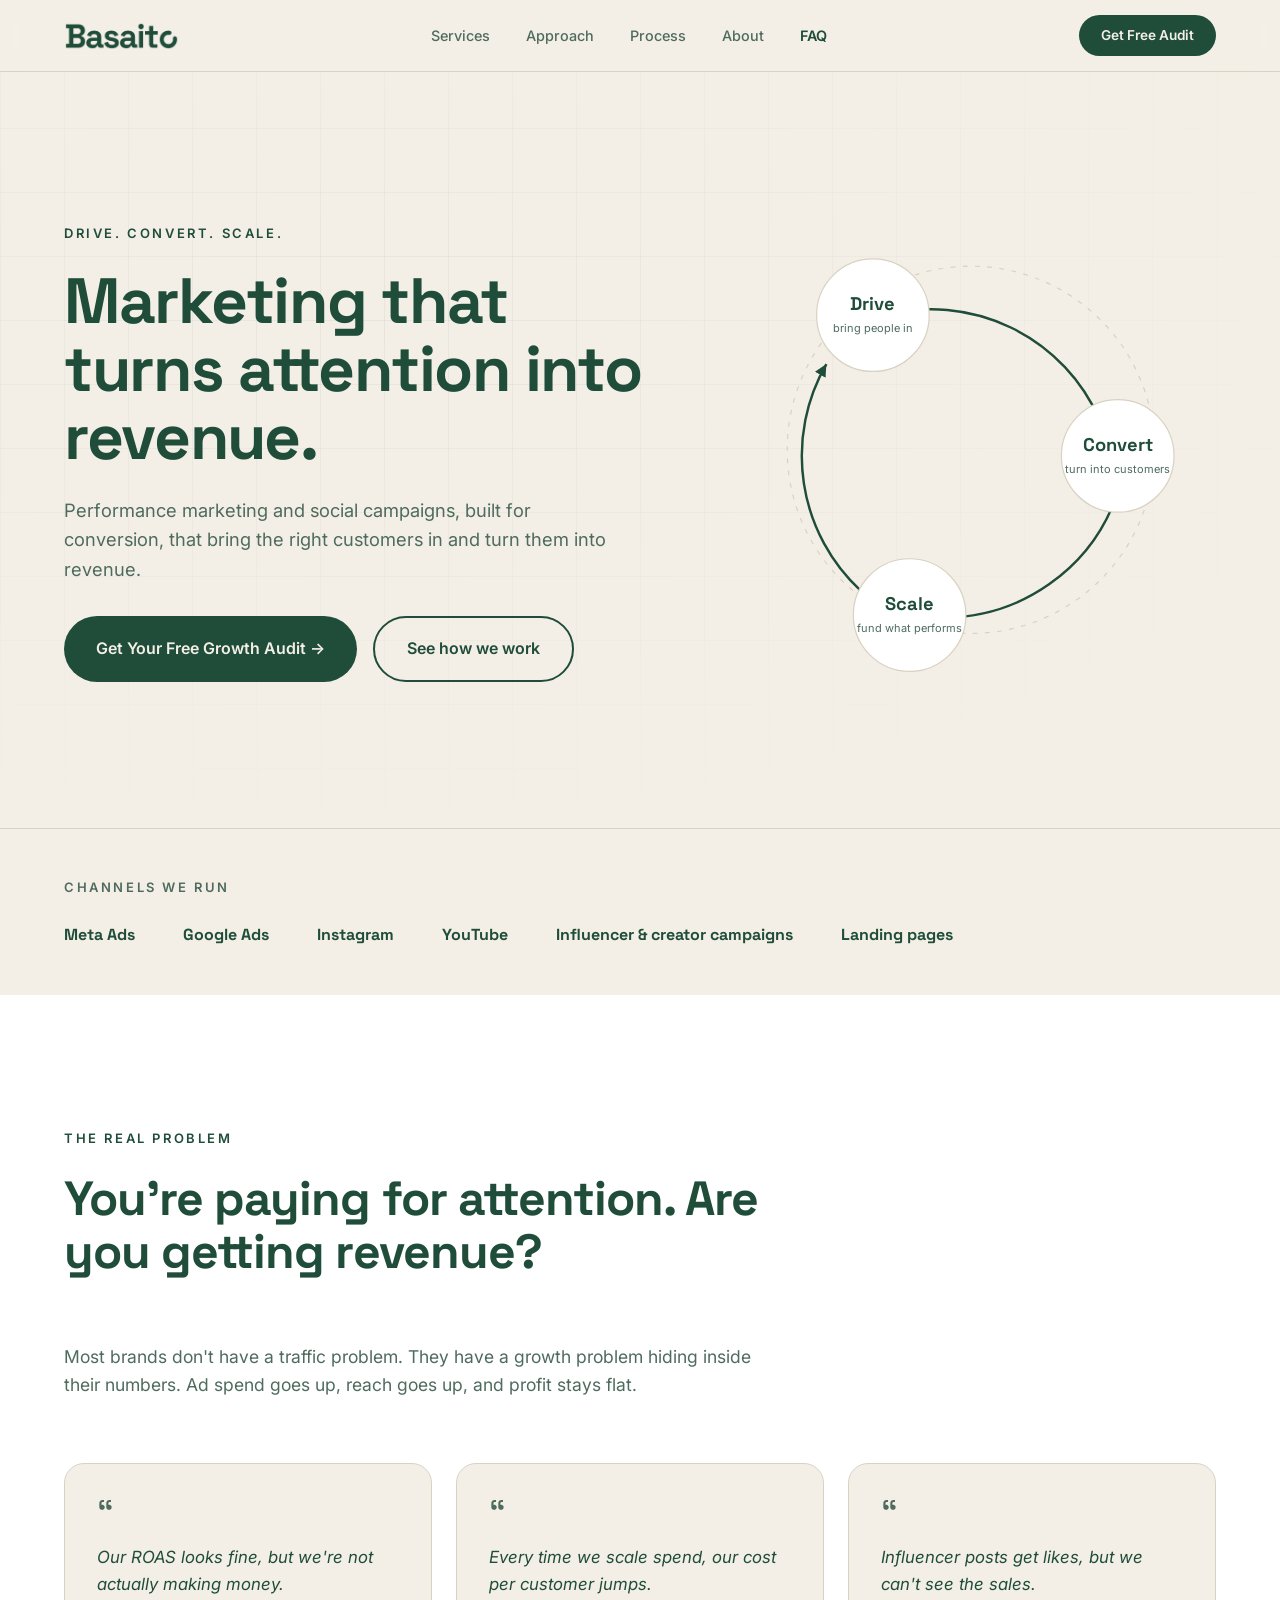
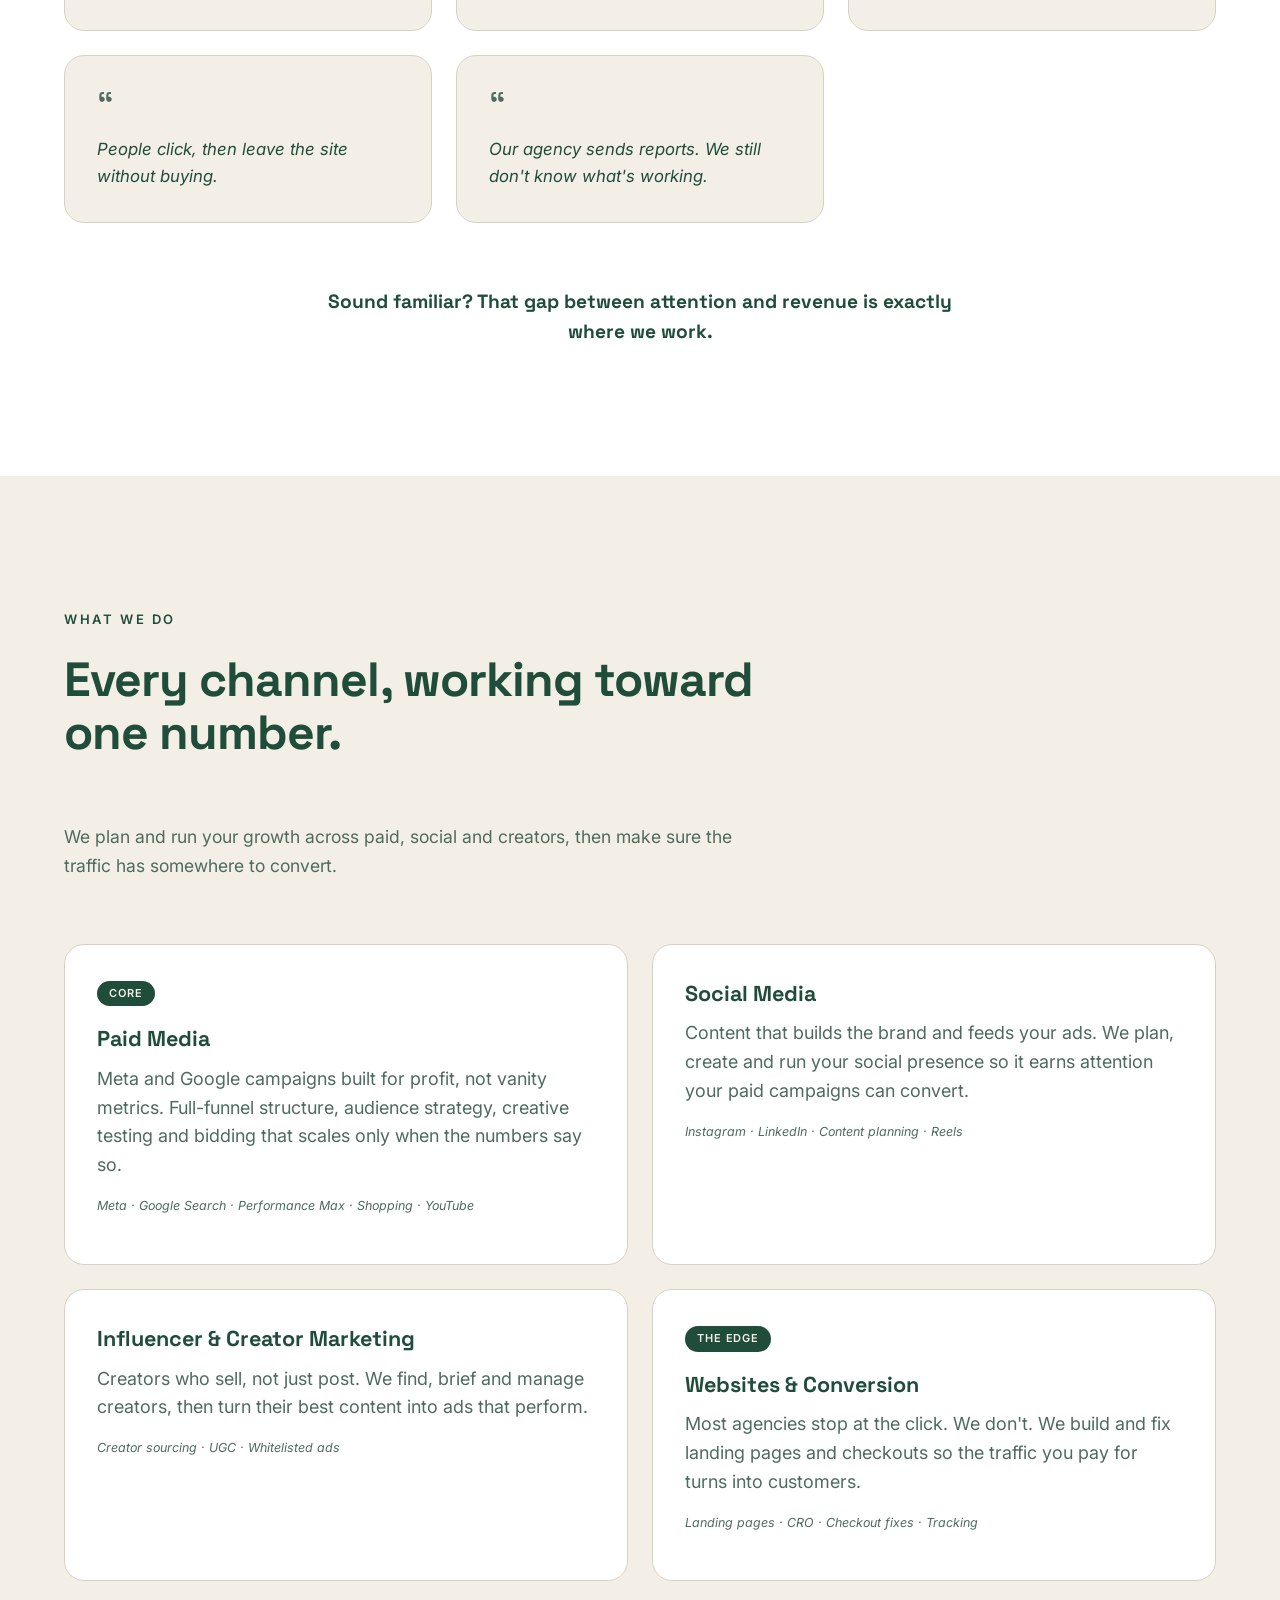
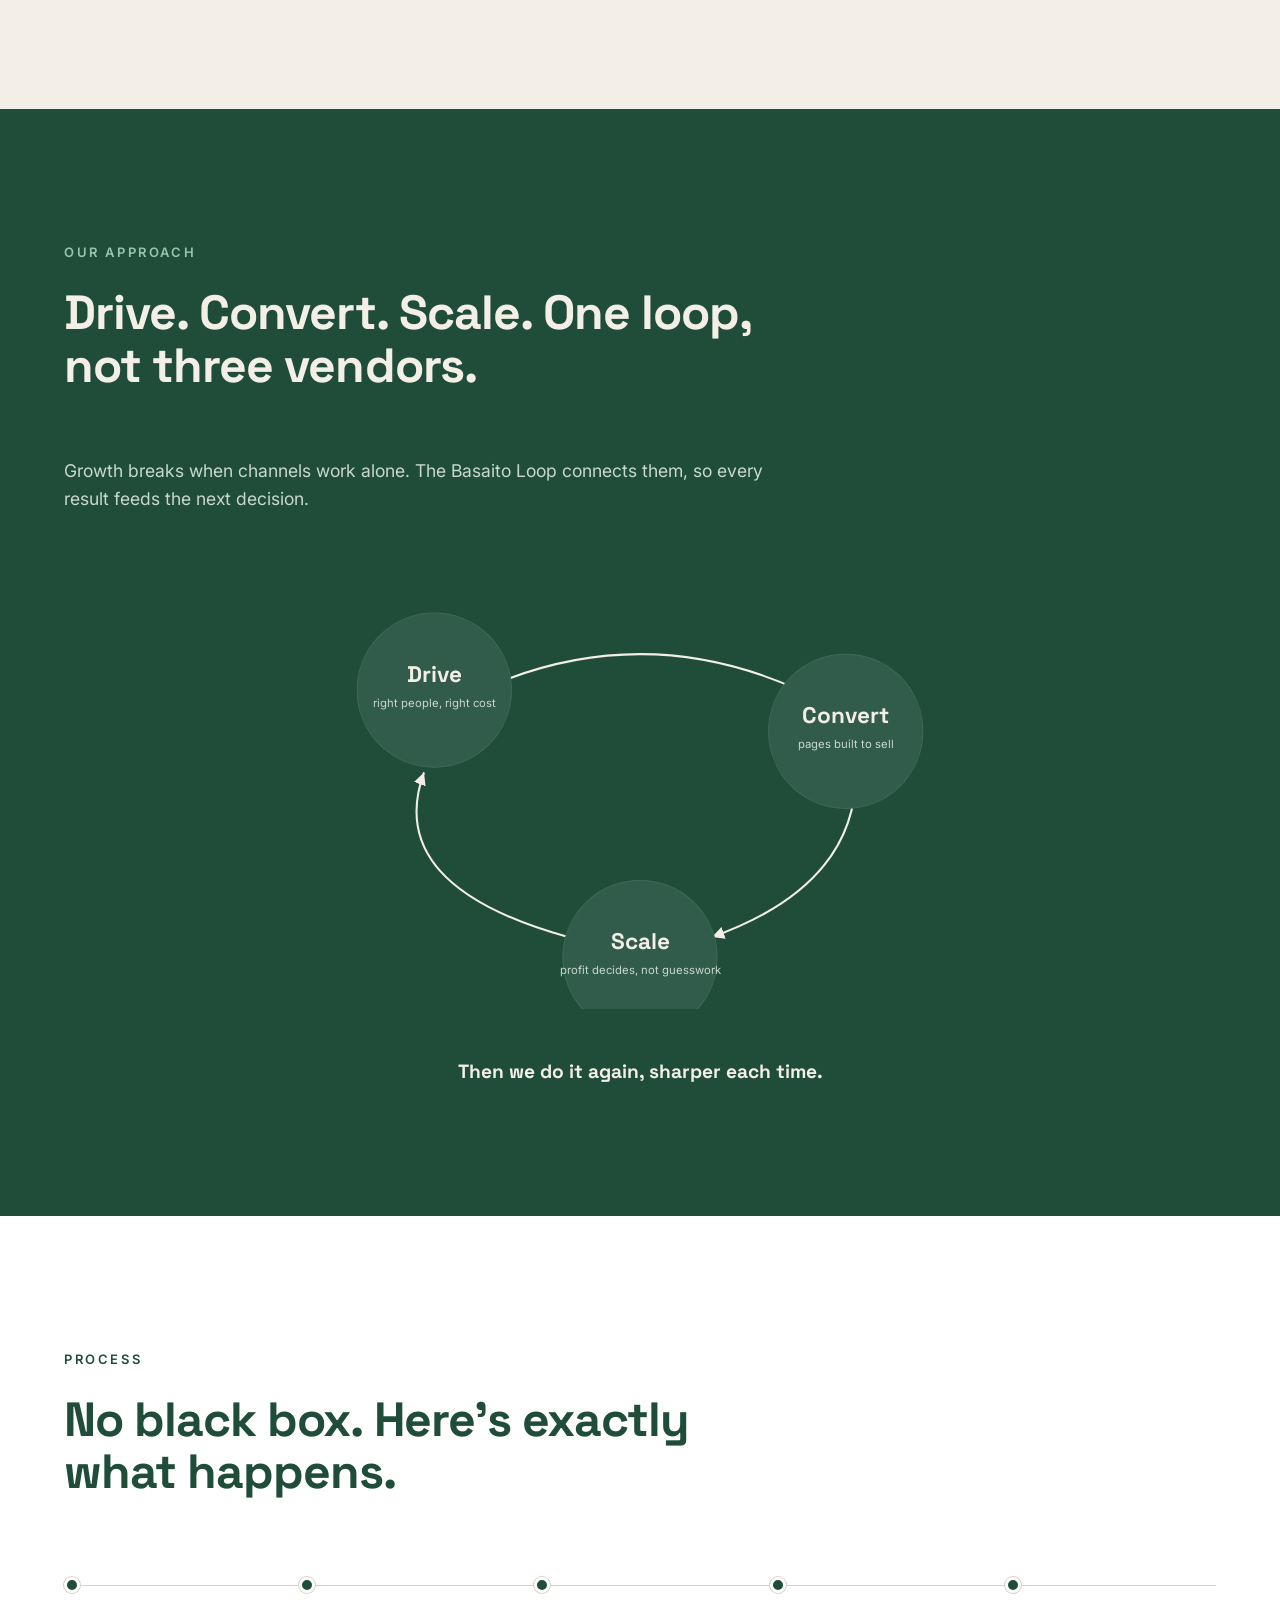
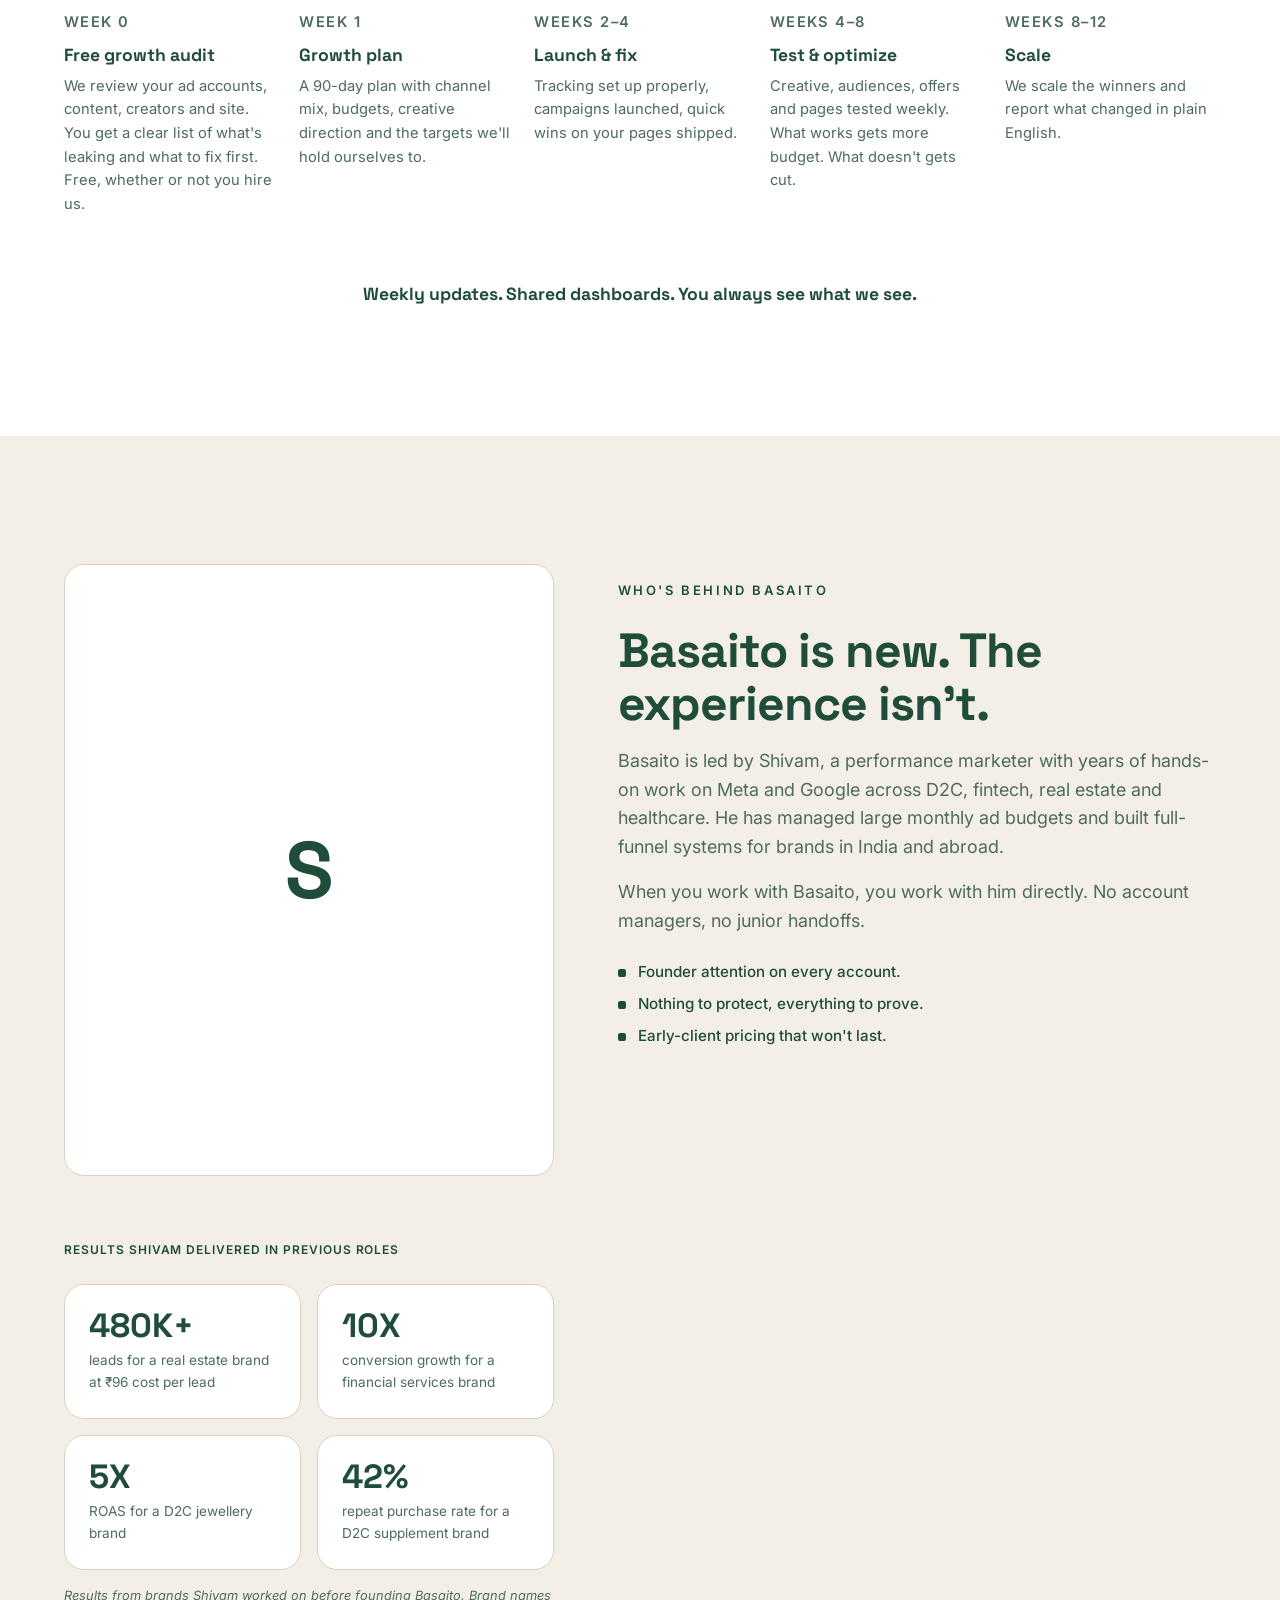
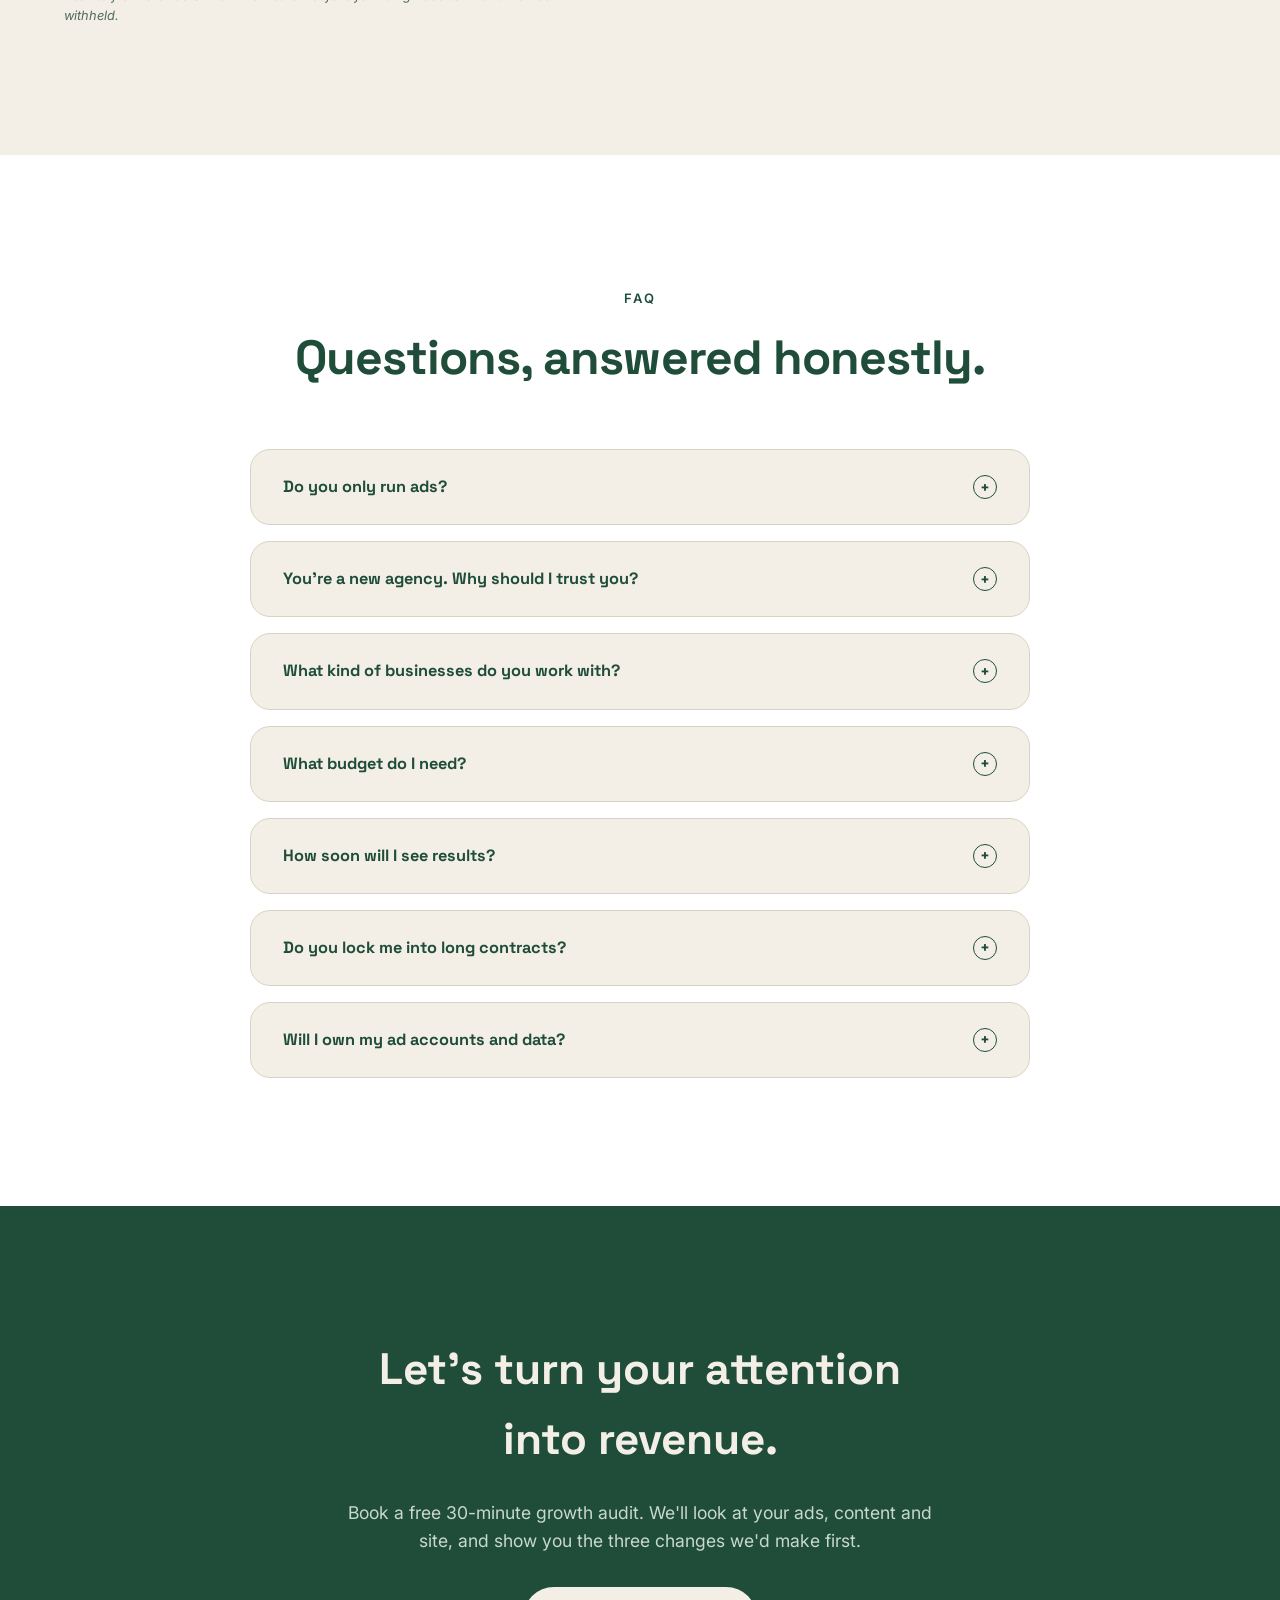
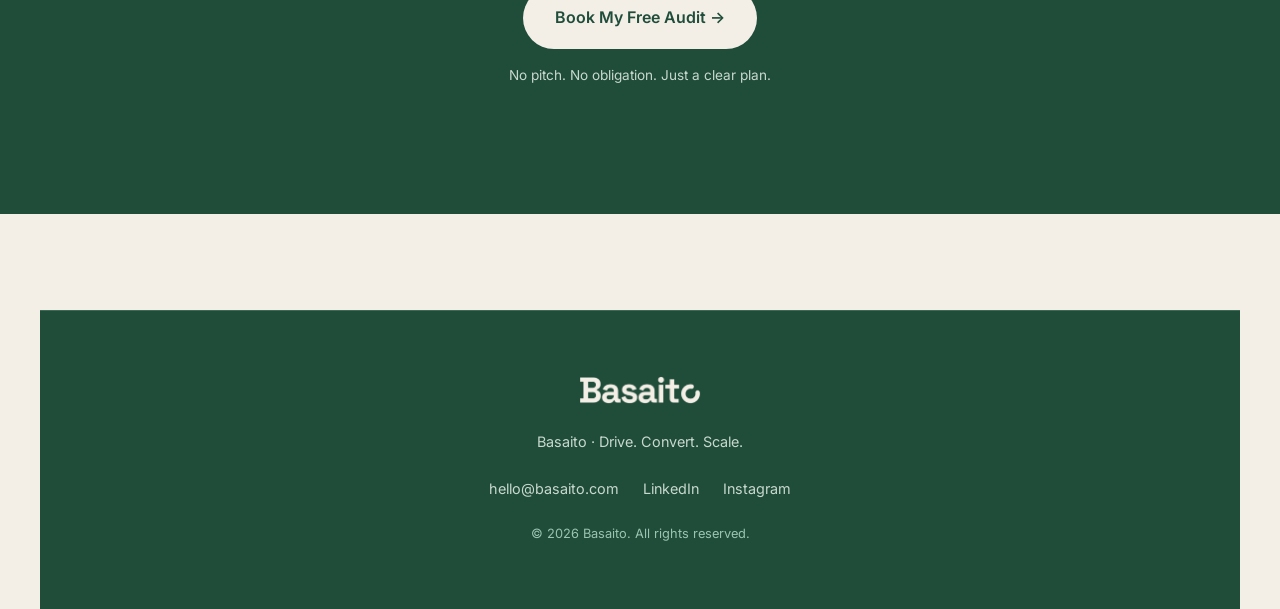
<file: index.html>
<!DOCTYPE html>
<html lang="en">
<head>
<meta charset="UTF-8" />
<meta name="viewport" content="width=device-width, initial-scale=1.0" />
<title>Basaito — Marketing That Turns Attention Into Revenue</title>
<meta name="description" content="Growth marketing agency running paid media, social and influencer campaigns, plus the pages that turn traffic into sales. Book a free growth audit." />
<link rel="canonical" href="https://basaito.com/" />

<!-- Open Graph -->
<meta property="og:type" content="website" />
<meta property="og:url" content="https://basaito.com/" />
<meta property="og:title" content="Basaito — Marketing That Turns Attention Into Revenue" />
<meta property="og:description" content="Growth marketing agency running paid media, social and influencer campaigns, plus the pages that turn traffic into sales. Book a free growth audit." />
<meta property="og:image" content="https://basaito.com/assets/og-image.png" />
<meta property="og:image:width" content="1200" />
<meta property="og:image:height" content="630" />

<!-- Twitter Card -->
<meta name="twitter:card" content="summary_large_image" />
<meta name="twitter:title" content="Basaito — Marketing That Turns Attention Into Revenue" />
<meta name="twitter:description" content="Growth marketing agency running paid media, social and influencer campaigns, plus the pages that turn traffic into sales." />
<meta name="twitter:image" content="https://basaito.com/assets/og-image.png" />

<!-- Favicons -->
<link rel="icon" href="/favicon.ico" sizes="any" />
<link rel="icon" type="image/png" sizes="32x32" href="/assets/favicon-32.png" />
<link rel="icon" type="image/png" sizes="16x16" href="/assets/favicon-16.png" />
<link rel="apple-touch-icon" href="/assets/apple-touch-icon.png" />

<!-- Fonts -->
<link rel="preconnect" href="https://fonts.googleapis.com" />
<link rel="preconnect" href="https://fonts.gstatic.com" crossorigin />
<link href="https://fonts.googleapis.com/css2?family=Space+Grotesk:wght@500;600;700&family=Inter:wght@400;500;600&display=swap" rel="stylesheet" />

<link rel="stylesheet" href="css/style.css" />

<!-- Organization schema -->
<script type="application/ld+json">
{
  "@context": "https://schema.org",
  "@type": "Organization",
  "name": "Basaito",
  "url": "https://basaito.com/",
  "logo": "https://basaito.com/assets/icon-512.png",
  "description": "Growth marketing agency running paid media, social and influencer campaigns, plus the pages that turn traffic into sales.",
  "sameAs": [
    "https://www.linkedin.com/company/basaito"
  ]
}
</script>

<!-- =============================================================
     TRACKING — fill in your real IDs, then remove the comment tags.
     GA4, Meta Pixel and LinkedIn Insight Tag base snippets below.
     ============================================================= -->
<!--
<script async src="https://www.googletagmanager.com/gtag/js?id=G-XXXXXXXXXX"></script>
<script>
  window.dataLayer = window.dataLayer || [];
  function gtag(){dataLayer.push(arguments);}
  gtag('js', new Date());
  gtag('config', 'G-XXXXXXXXXX');
</script>

<script>
  !function(f,b,e,v,n,t,s){if(f.fbq)return;n=f.fbq=function(){n.callMethod?
  n.callMethod.apply(n,arguments):n.queue.push(arguments)};if(!f._fbq)f._fbq=n;
  n.push=n;n.loaded=!0;n.version='2.0';n.queue=[];t=b.createElement(e);t.async=!0;
  t.src=v;s=b.getElementsByTagName(e)[0];s.parentNode.insertBefore(t,s)}(window,
  document,'script','https://connect.facebook.net/en_US/fbevents.js');
  fbq('init', 'XXXXXXXXXXXXXXX');
  fbq('track', 'PageView');
</script>

<script type="text/javascript">
  _linkedin_partner_id = "XXXXXXX";
  window._linkedin_data_partner_ids = window._linkedin_data_partner_ids || [];
  window._linkedin_data_partner_ids.push(_linkedin_partner_id);
</script>
<script type="text/javascript">
  (function(l) {
    if (!l){window.lintrk = function(a,b){window.lintrk.q.push([a,b])};
    window.lintrk.q=[]}
    var s = document.getElementsByTagName("script")[0];
    var b = document.createElement("script");
    b.type = "text/javascript";b.async = true;
    b.src = "https://snap.licdn.com/li.lms-analytics/insight.min.js";
    s.parentNode.insertBefore(b, s);
  })(window.lintrk);
</script>
-->

</head>
<body>

<a href="#top" class="skip-link">Skip to content</a>

<!-- ============================================================= -->
<!-- NAVIGATION -->
<!-- ============================================================= -->
<header class="nav" id="nav">
  <div class="nav__inner container">
    <a href="#top" class="nav__logo" aria-label="Basaito home">
      <img class="logo-img" src="assets/basaito-logo-forest.png" alt="Basaito" width="140" height="34" />
    </a>

    <nav class="nav__links" aria-label="Primary">
      <a href="#services" data-nav-link>Services</a>
      <a href="#approach" data-nav-link>Approach</a>
      <a href="#process" data-nav-link>Process</a>
      <a href="#about" data-nav-link>About</a>
      <a href="#faq" data-nav-link>FAQ</a>
    </nav>

    <a href="#" class="btn btn--primary btn--nav nav__cta" data-audit-cta data-audit-location="nav">Get Free Audit</a>

    <button class="nav__toggle" id="navToggle" aria-label="Open menu" aria-expanded="false" aria-controls="navMobile">
      <span></span><span></span><span></span>
    </button>
  </div>
</header>

<!-- Kept outside <header> on purpose: header has backdrop-filter, which
     would turn it into the containing block for a position:fixed child
     and clip this panel to the header's own height. -->
<div class="nav__mobile" id="navMobile">
  <a href="#services" data-nav-link data-close-menu>Services</a>
  <a href="#approach" data-nav-link data-close-menu>Approach</a>
  <a href="#process" data-nav-link data-close-menu>Process</a>
  <a href="#about" data-nav-link data-close-menu>About</a>
  <a href="#faq" data-nav-link data-close-menu>FAQ</a>
  <a href="#" class="btn btn--primary" data-audit-cta data-audit-location="mobile_menu" data-close-menu>Get Free Audit</a>
</div>

<main>

  <!-- ============================================================= -->
  <!-- 1. HERO -->
  <!-- ============================================================= -->
  <section class="hero section--light bg-cream" id="top">
    <div class="hero__grid" aria-hidden="true"></div>
    <div class="container hero__inner">
      <div class="hero__copy">
        <p class="kicker reveal">Drive. Convert. Scale.</p>
        <h1 class="hero__title reveal">Marketing that turns attention into revenue.</h1>
        <p class="hero__sub reveal">Performance marketing and social campaigns, built for conversion, that bring the right customers in and turn them into revenue.</p>
        <div class="hero__cta reveal">
          <a href="#" class="btn btn--primary btn--lg" data-audit-cta data-audit-location="hero">Get Your Free Growth Audit →</a>
          <a href="#process" class="btn btn--secondary btn--lg">See how we work</a>
        </div>
        </div>

      <div class="hero__visual reveal" aria-hidden="true">
        <svg class="hero__loop-svg" viewBox="0 0 400 400" role="img" aria-hidden="true">
          <defs>
            <marker id="heroArrow" markerWidth="8" markerHeight="8" refX="5" refY="2.5" orient="auto">
              <path d="M0,0 L5,2.5 L0,5 Z" fill="#1F4D3A"/>
            </marker>
          </defs>
          <circle cx="200" cy="200" r="150" fill="none" stroke="#D9D2C3" stroke-width="1" stroke-dasharray="4 6"/>
          <path d="M 130 90 A 150 150 0 0 1 305 175" fill="none" stroke="#1F4D3A" stroke-width="2" marker-end="url(#heroArrow)"/>
          <path d="M 320 235 A 150 150 0 0 1 175 337" fill="none" stroke="#1F4D3A" stroke-width="2" marker-end="url(#heroArrow)"/>
          <path d="M 110 315 A 150 150 0 0 1 82 130" fill="none" stroke="#1F4D3A" stroke-width="2" marker-end="url(#heroArrow)"/>

          <g>
            <circle cx="120" cy="90" r="46" fill="#FFFFFF" stroke="#D9D2C3"/>
            <text x="120" y="86" text-anchor="middle" fill="#1F4D3A" font-family="Space Grotesk, sans-serif" font-size="15" font-weight="700">Drive</text>
            <text x="120" y="104" text-anchor="middle" fill="#4E6B5E" font-family="Inter, sans-serif" font-size="9">bring people in</text>
          </g>
          <g>
            <circle cx="320" cy="205" r="46" fill="#FFFFFF" stroke="#D9D2C3"/>
            <text x="320" y="201" text-anchor="middle" fill="#1F4D3A" font-family="Space Grotesk, sans-serif" font-size="15" font-weight="700">Convert</text>
            <text x="320" y="219" text-anchor="middle" fill="#4E6B5E" font-family="Inter, sans-serif" font-size="9">turn into customers</text>
          </g>
          <g>
            <circle cx="150" cy="335" r="46" fill="#FFFFFF" stroke="#D9D2C3"/>
            <text x="150" y="331" text-anchor="middle" fill="#1F4D3A" font-family="Space Grotesk, sans-serif" font-size="15" font-weight="700">Scale</text>
            <text x="150" y="349" text-anchor="middle" fill="#4E6B5E" font-family="Inter, sans-serif" font-size="9">fund what performs</text>
          </g>
        </svg>
      </div>
    </div>
  </section>

  <!-- ============================================================= -->
  <!-- 2. CHANNEL STRIP -->
  <!-- ============================================================= -->
  <section class="channels section--light bg-cream">
    <div class="container">
      <p class="channels__label">Channels we run</p>
      <div class="channels__row">
        <span class="channels__item">Meta Ads</span>
        <span class="channels__item">Google Ads</span>
        <span class="channels__item">Instagram</span>
        <span class="channels__item">YouTube</span>
        <span class="channels__item">Influencer &amp; creator campaigns</span>
        <span class="channels__item">Landing pages</span>
      </div>
    </div>
  </section>

  <!-- ============================================================= -->
  <!-- 3. THE PROBLEM -->
  <!-- ============================================================= -->
  <section class="problem section--light bg-white" id="problem">
    <div class="container">
      <div class="section-head reveal">
        <p class="kicker">The real problem</p>
        <h2 class="section-title">You're paying for attention. Are you getting revenue?</h2>
      </div>
      <p class="problem__body reveal">Most brands don't have a traffic problem. They have a growth problem hiding inside their numbers. Ad spend goes up, reach goes up, and profit stays flat.</p>

      <div class="problem__grid">
        <blockquote class="problem__card reveal">Our ROAS looks fine, but we're not actually making money.</blockquote>
        <blockquote class="problem__card reveal">Every time we scale spend, our cost per customer jumps.</blockquote>
        <blockquote class="problem__card reveal">Influencer posts get likes, but we can't see the sales.</blockquote>
        <blockquote class="problem__card reveal">People click, then leave the site without buying.</blockquote>
        <blockquote class="problem__card reveal">Our agency sends reports. We still don't know what's working.</blockquote>
      </div>

      <p class="problem__close reveal">Sound familiar? That gap between attention and revenue is exactly where we work.</p>
    </div>
  </section>

  <!-- ============================================================= -->
  <!-- 4. SERVICES -->
  <!-- ============================================================= -->
  <section class="services section--light bg-cream" id="services">
    <div class="container">
      <div class="section-head reveal">
        <p class="kicker">What we do</p>
        <h2 class="section-title">Every channel, working toward one number.</h2>
      </div>
      <p class="services__intro reveal">We plan and run your growth across paid, social and creators, then make sure the traffic has somewhere to convert.</p>

      <div class="services__grid">
        <article class="service-card reveal">
          <span class="service-card__label">Core</span>
          <h3>Paid Media</h3>
          <p>Meta and Google campaigns built for profit, not vanity metrics. Full-funnel structure, audience strategy, creative testing and bidding that scales only when the numbers say so.</p>
          <p class="service-card__tags">Meta · Google Search · Performance Max · Shopping · YouTube</p>
        </article>

        <article class="service-card reveal">
          <h3>Social Media</h3>
          <p>Content that builds the brand and feeds your ads. We plan, create and run your social presence so it earns attention your paid campaigns can convert.</p>
          <p class="service-card__tags">Instagram · LinkedIn · Content planning · Reels</p>
        </article>

        <article class="service-card reveal">
          <h3>Influencer &amp; Creator Marketing</h3>
          <p>Creators who sell, not just post. We find, brief and manage creators, then turn their best content into ads that perform.</p>
          <p class="service-card__tags">Creator sourcing · UGC · Whitelisted ads</p>
        </article>

        <article class="service-card reveal">
          <span class="service-card__label">The edge</span>
          <h3>Websites &amp; Conversion</h3>
          <p>Most agencies stop at the click. We don't. We build and fix landing pages and checkouts so the traffic you pay for turns into customers.</p>
          <p class="service-card__tags">Landing pages · CRO · Checkout fixes · Tracking</p>
        </article>
      </div>
    </div>
  </section>

  <!-- ============================================================= -->
  <!-- 5. THE BASAITO LOOP -->
  <!-- ============================================================= -->
  <section class="approach section--forest" id="approach">
    <div class="container">
      <div class="section-head reveal">
        <p class="kicker">Our approach</p>
        <h2 class="section-title">Drive. Convert. Scale. One loop, not three vendors.</h2>
      </div>
      <p class="approach__body reveal">Growth breaks when channels work alone. The Basaito Loop connects them, so every result feeds the next decision.</p>

      <div class="loop__wrap reveal">
        <svg class="loop__svg" viewBox="0 0 700 420" role="img" aria-label="The Basaito Loop: Drive, Convert and Scale, connected in a continuous cycle">
          <defs>
            <marker id="loopArrow" markerWidth="10" markerHeight="10" refX="6" refY="3" orient="auto" markerUnits="strokeWidth">
              <path d="M0,0 L6,3 L0,6 Z" fill="#F4EFE6"></path>
            </marker>
          </defs>
          <path d="M 195 110 Q 350 40 505 110" fill="none" stroke="#F4EFE6" stroke-width="2" marker-end="url(#loopArrow)"/>
          <path d="M 560 190 Q 560 300 420 350" fill="none" stroke="#F4EFE6" stroke-width="2" marker-end="url(#loopArrow)"/>
          <path d="M 280 350 Q 100 300 140 190" fill="none" stroke="#F4EFE6" stroke-width="2" marker-end="url(#loopArrow)"/>

          <g>
            <circle cx="150" cy="110" r="75" fill="#315B4A" stroke="#3C6A56"/>
            <text x="150" y="102" text-anchor="middle" fill="#F4EFE6" font-family="Space Grotesk, sans-serif" font-size="22" font-weight="700">Drive</text>
            <text x="150" y="126" text-anchor="middle" fill="#C9D8CF" font-family="Inter, sans-serif" font-size="11">right people, right cost</text>
          </g>
          <g>
            <circle cx="550" cy="150" r="75" fill="#315B4A" stroke="#3C6A56"/>
            <text x="550" y="142" text-anchor="middle" fill="#F4EFE6" font-family="Space Grotesk, sans-serif" font-size="22" font-weight="700">Convert</text>
            <text x="550" y="166" text-anchor="middle" fill="#C9D8CF" font-family="Inter, sans-serif" font-size="11">pages built to sell</text>
          </g>
          <g>
            <circle cx="350" cy="370" r="75" fill="#315B4A" stroke="#3C6A56"/>
            <text x="350" y="362" text-anchor="middle" fill="#F4EFE6" font-family="Space Grotesk, sans-serif" font-size="22" font-weight="700">Scale</text>
            <text x="350" y="386" text-anchor="middle" fill="#C9D8CF" font-family="Inter, sans-serif" font-size="11">profit decides, not guesswork</text>
          </g>
        </svg>

        <div class="loop__mobile-list" aria-hidden="true">
          <div class="loop__mobile-item">
            <h3>Drive</h3>
            <p>Bring the right people in through paid media, social and creators. Right audience, right message, right cost.</p>
          </div>
          <div class="loop__mobile-arrow">↓</div>
          <div class="loop__mobile-item">
            <h3>Convert</h3>
            <p>Turn that attention into customers with pages, offers and checkouts built to sell.</p>
          </div>
          <div class="loop__mobile-arrow">↓</div>
          <div class="loop__mobile-item">
            <h3>Scale</h3>
            <p>Put more budget behind what's proven, and only what's proven. Profit decides when we grow, not guesswork.</p>
          </div>
          <div class="loop__mobile-arrow">↻</div>
        </div>

        <p class="loop__close">Then we do it again, sharper each time.</p>
      </div>
    </div>
  </section>

  <!-- ============================================================= -->
  <!-- 6. HOW WE WORK -->
  <!-- ============================================================= -->
  <section class="process section--light bg-white" id="process">
    <div class="container">
      <div class="section-head reveal">
        <p class="kicker">Process</p>
        <h2 class="section-title">No black box. Here's exactly what happens.</h2>
      </div>

      <div class="process__timeline reveal">
        <div class="process__step">
          <p class="process__week">Week 0</p>
          <h3>Free growth audit</h3>
          <p>We review your ad accounts, content, creators and site. You get a clear list of what's leaking and what to fix first. Free, whether or not you hire us.</p>
        </div>
        <div class="process__step">
          <p class="process__week">Week 1</p>
          <h3>Growth plan</h3>
          <p>A 90-day plan with channel mix, budgets, creative direction and the targets we'll hold ourselves to.</p>
        </div>
        <div class="process__step">
          <p class="process__week">Weeks 2–4</p>
          <h3>Launch &amp; fix</h3>
          <p>Tracking set up properly, campaigns launched, quick wins on your pages shipped.</p>
        </div>
        <div class="process__step">
          <p class="process__week">Weeks 4–8</p>
          <h3>Test &amp; optimize</h3>
          <p>Creative, audiences, offers and pages tested weekly. What works gets more budget. What doesn't gets cut.</p>
        </div>
        <div class="process__step">
          <p class="process__week">Weeks 8–12</p>
          <h3>Scale</h3>
          <p>We scale the winners and report what changed in plain English.</p>
        </div>
      </div>

      <p class="process__promise reveal">Weekly updates. Shared dashboards. You always see what we see.</p>
    </div>
  </section>

  <!-- ============================================================= -->
  <!-- 7. FOUNDER + TRACK RECORD -->
  <!-- ============================================================= -->
  <section class="about section--light bg-cream" id="about">
    <div class="container about__inner">
      <div class="about__media reveal">
        <div class="about__photo">
          <!-- Replace this block with a real photo: <img src="assets/shivam.jpg" alt="Shivam, founder of Basaito" loading="lazy"> -->
          <span class="about__initials" aria-hidden="true">S</span>
        </div>
      </div>

      <div class="about__body reveal">
        <p class="kicker">Who's behind Basaito</p>
        <h2 class="section-title">Basaito is new. The experience isn't.</h2>
        <p>Basaito is led by Shivam, a performance marketer with years of hands-on work on Meta and Google across D2C, fintech, real estate and healthcare. He has managed large monthly ad budgets and built full-funnel systems for brands in India and abroad.</p>
        <p>When you work with Basaito, you work with him directly. No account managers, no junior handoffs.</p>

        <ul class="about__why">
          <li>Founder attention on every account.</li>
          <li>Nothing to protect, everything to prove.</li>
          <li>Early-client pricing that won't last.</li>
        </ul>
      </div>

      <div class="about__stats reveal">
        <p class="stats__label">Results Shivam delivered in previous roles</p>
        <div class="stats__grid">
          <div class="stat-card">
            <p class="stat-card__num">480K+</p>
            <p class="stat-card__label">leads for a real estate brand at ₹96 cost per lead</p>
          </div>
          <div class="stat-card">
            <p class="stat-card__num">10X</p>
            <p class="stat-card__label">conversion growth for a financial services brand</p>
          </div>
          <div class="stat-card">
            <p class="stat-card__num">5X</p>
            <p class="stat-card__label">ROAS for a D2C jewellery brand</p>
          </div>
          <div class="stat-card">
            <p class="stat-card__num">42%</p>
            <p class="stat-card__label">repeat purchase rate for a D2C supplement brand</p>
          </div>
        </div>
        <p class="stats__footnote">Results from brands Shivam worked on before founding Basaito. Brand names withheld.</p>
      </div>
    </div>
  </section>

  <!-- ============================================================= -->
  <!-- 8. FAQ -->
  <!-- ============================================================= -->
  <section class="faq section--light bg-white" id="faq">
    <div class="container">
      <div class="section-head reveal" style="margin-inline:auto; text-align:center;">
        <p class="kicker">FAQ</p>
        <h2 class="section-title">Questions, answered honestly.</h2>
      </div>

      <div class="faq__list reveal">
        <details class="faq__item" name="faq">
          <summary>Do you only run ads? <span class="faq__icon" aria-hidden="true">+</span></summary>
          <p class="faq__answer">No. Paid media is our core, but we also run social media, influencer campaigns, and the pages your traffic lands on. The whole path from attention to sale.</p>
        </details>
        <details class="faq__item" name="faq">
          <summary>You're a new agency. Why should I trust you? <span class="faq__icon" aria-hidden="true">+</span></summary>
          <p class="faq__answer">Fair question. Basaito is new, but the work behind it isn't. Start with the free audit. You'll see exactly how we think before you spend anything.</p>
        </details>
        <details class="faq__item" name="faq">
          <summary>What kind of businesses do you work with? <span class="faq__icon" aria-hidden="true">+</span></summary>
          <p class="faq__answer">Any business with a real product and the budget to grow it: D2C, e-commerce, service businesses and lead-gen. We fit by stage and need, not industry.</p>
        </details>
        <details class="faq__item" name="faq">
          <summary>What budget do I need? <span class="faq__icon" aria-hidden="true">+</span></summary>
          <p class="faq__answer">It depends on your goals and market. On the audit call we'll tell you honestly whether your budget can reach them.</p>
        </details>
        <details class="faq__item" name="faq">
          <summary>How soon will I see results? <span class="faq__icon" aria-hidden="true">+</span></summary>
          <p class="faq__answer">Quick wins often show up in the first few weeks. Reliable, scalable results usually take 60 to 90 days of testing.</p>
        </details>
        <details class="faq__item" name="faq">
          <summary>Do you lock me into long contracts? <span class="faq__icon" aria-hidden="true">+</span></summary>
          <p class="faq__answer">No long lock-ins. We'd rather keep you with results than with paperwork.</p>
        </details>
        <details class="faq__item" name="faq">
          <summary>Will I own my ad accounts and data? <span class="faq__icon" aria-hidden="true">+</span></summary>
          <p class="faq__answer">Yes, always. Your accounts, pixels and data stay yours.</p>
        </details>
      </div>
    </div>
  </section>

  <!-- ============================================================= -->
  <!-- 9. FINAL CTA -->
  <!-- ============================================================= -->
  <section class="cta section--forest" id="contact">
    <div class="container cta__inner reveal">
      <h2 class="cta__title">Let's turn your attention into revenue.</h2>
      <p class="cta__sub">Book a free 30-minute growth audit. We'll look at your ads, content and site, and show you the three changes we'd make first.</p>
      <a href="#" class="btn btn--primary-inverse btn--lg" data-audit-cta data-audit-location="final_cta">Book My Free Audit →</a>
      <p class="cta__reassure">No pitch. No obligation. Just a clear plan.</p>
    </div>
  </section>

</main>

<!-- ============================================================= -->
<!-- FOOTER -->
<!-- ============================================================= -->
<footer class="footer container section--forest">
  <a href="#top" class="footer__logo" aria-label="Basaito home">
    <img class="logo-img" src="assets/basaito-logo-cream.png" alt="Basaito" width="150" height="36" />
  </a>
  <p class="footer__tag">Basaito · Drive. Convert. Scale.</p>
  <nav class="footer__links" aria-label="Footer">
    <a href="mailto:hello@basaito.com" data-email-link>hello@basaito.com</a>
    <a href="https://www.linkedin.com/company/basaito" aria-label="Basaito on LinkedIn" target="_blank" rel="noopener">LinkedIn</a>
    <a href="#" aria-label="Basaito on Instagram">Instagram</a>
  </nav>
  <p class="footer__copy">© 2026 Basaito. All rights reserved.</p>
</footer>

<script src="js/main.js"></script>
</body>
</html>
</file>
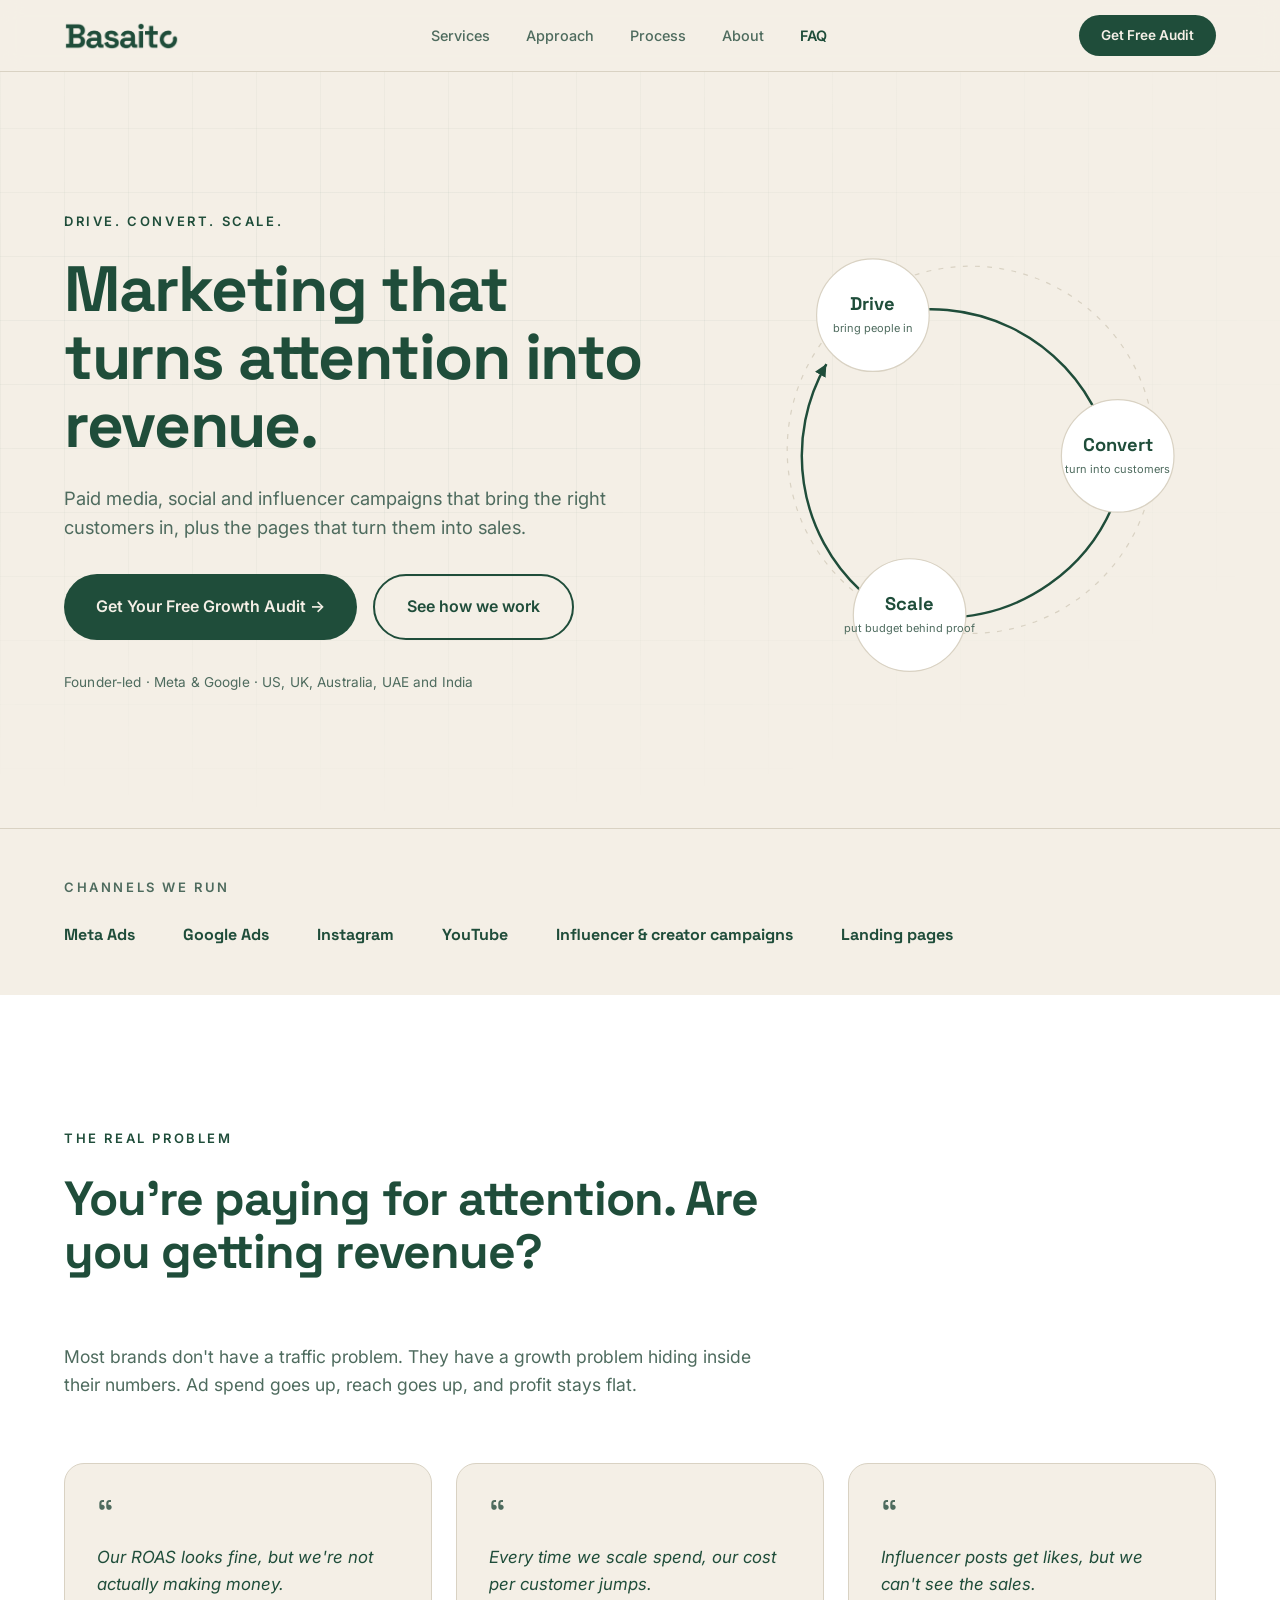
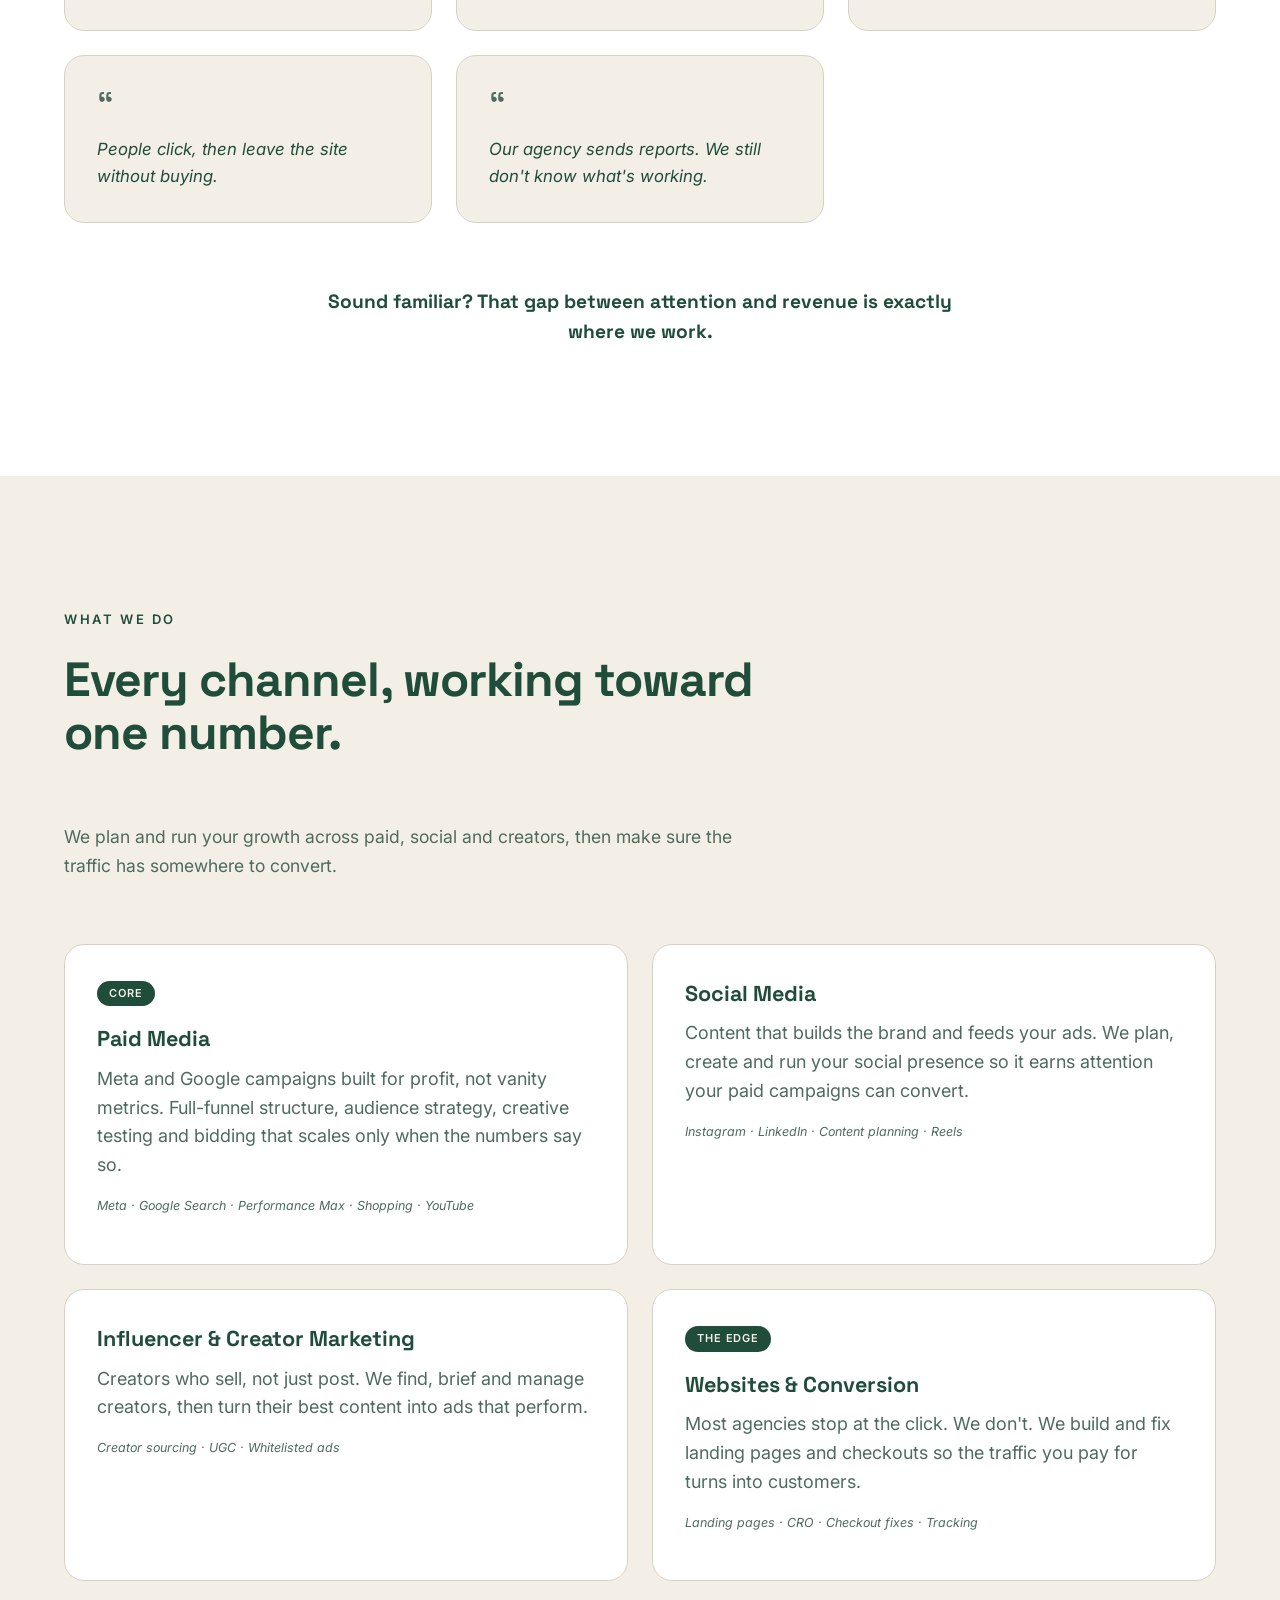
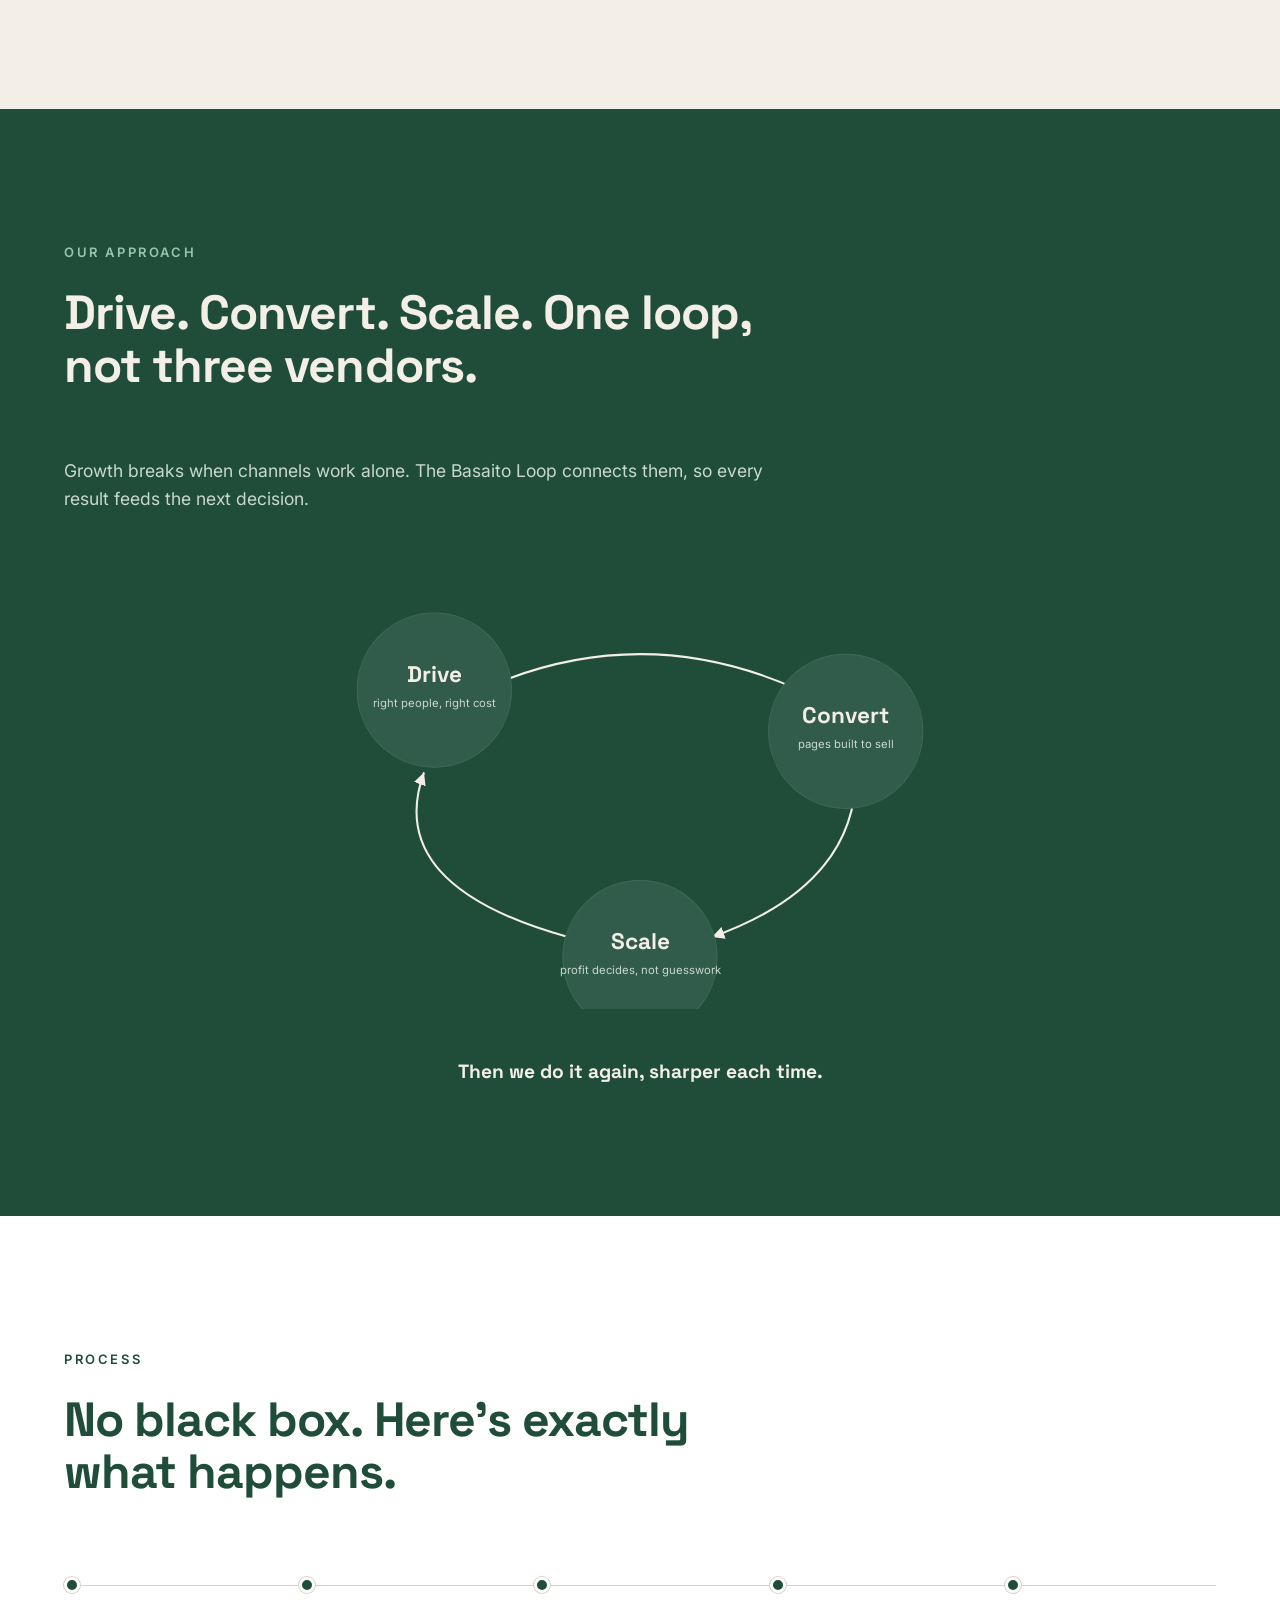
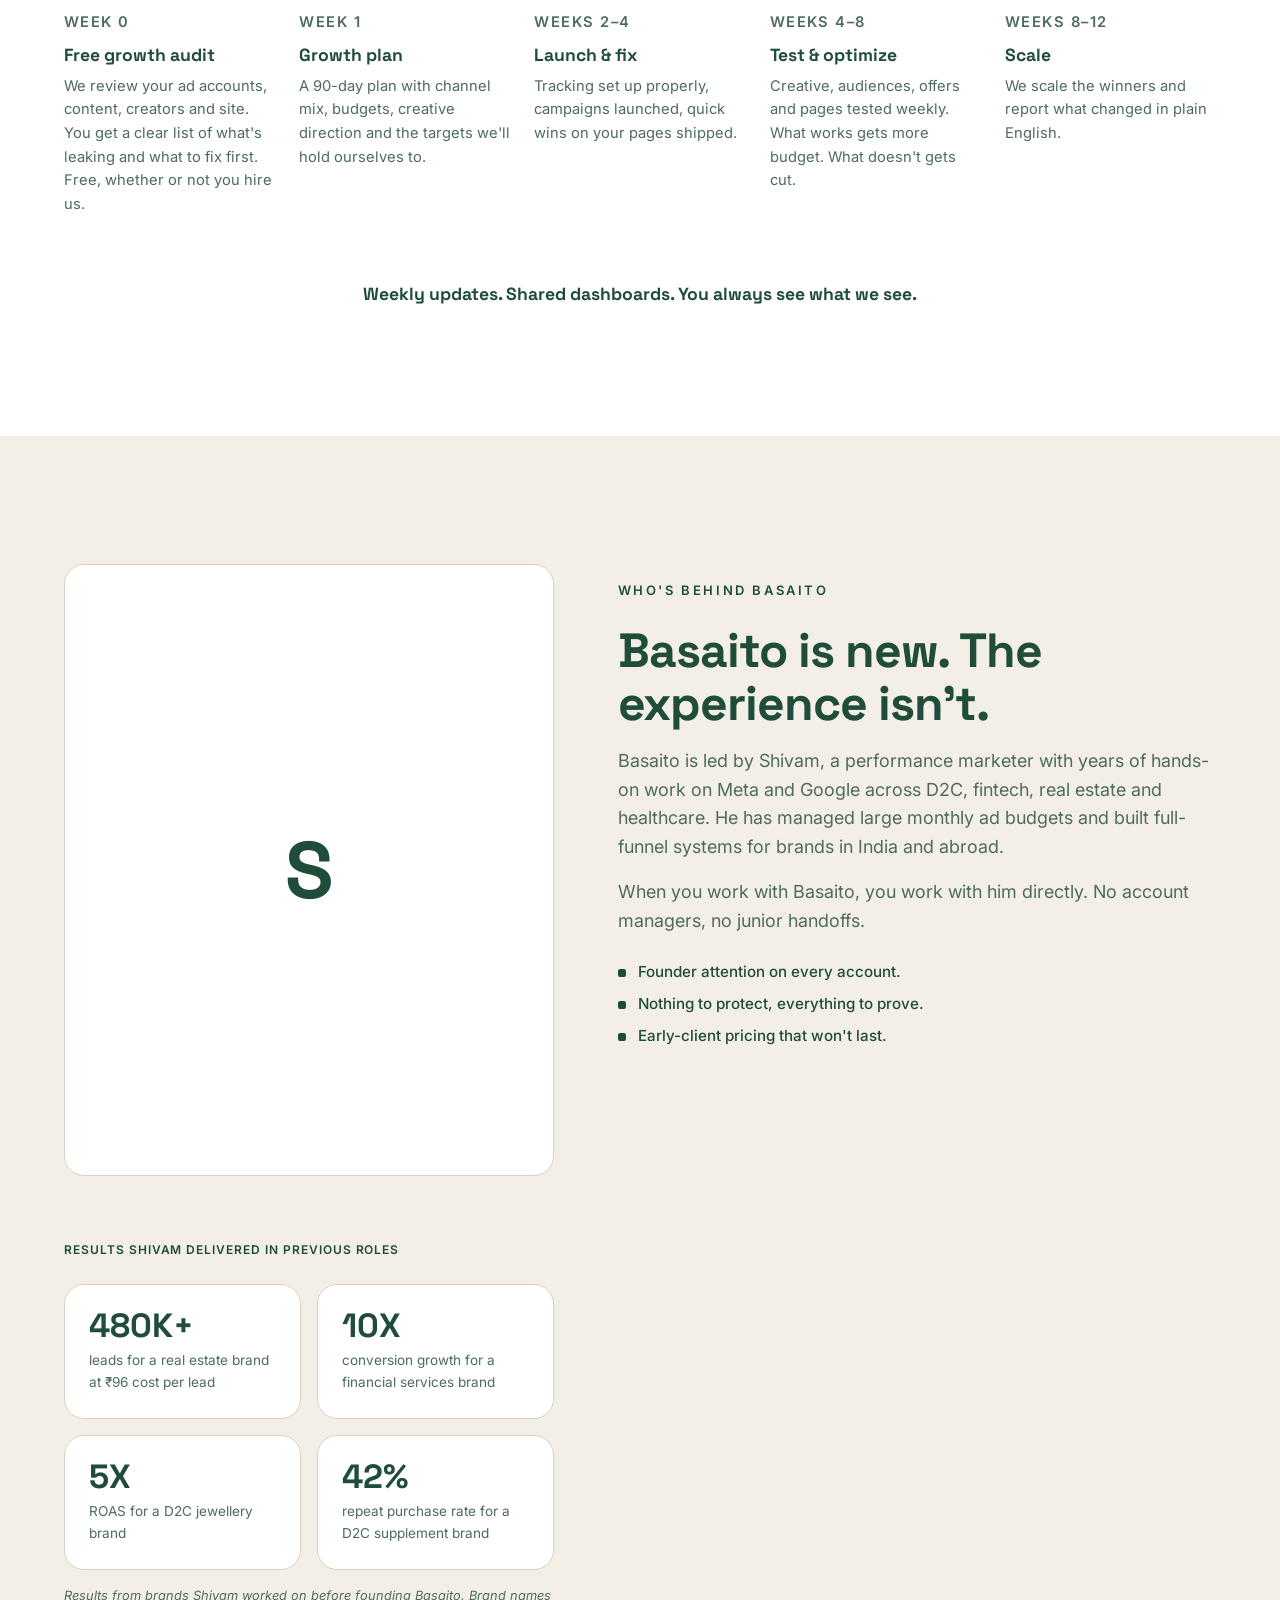
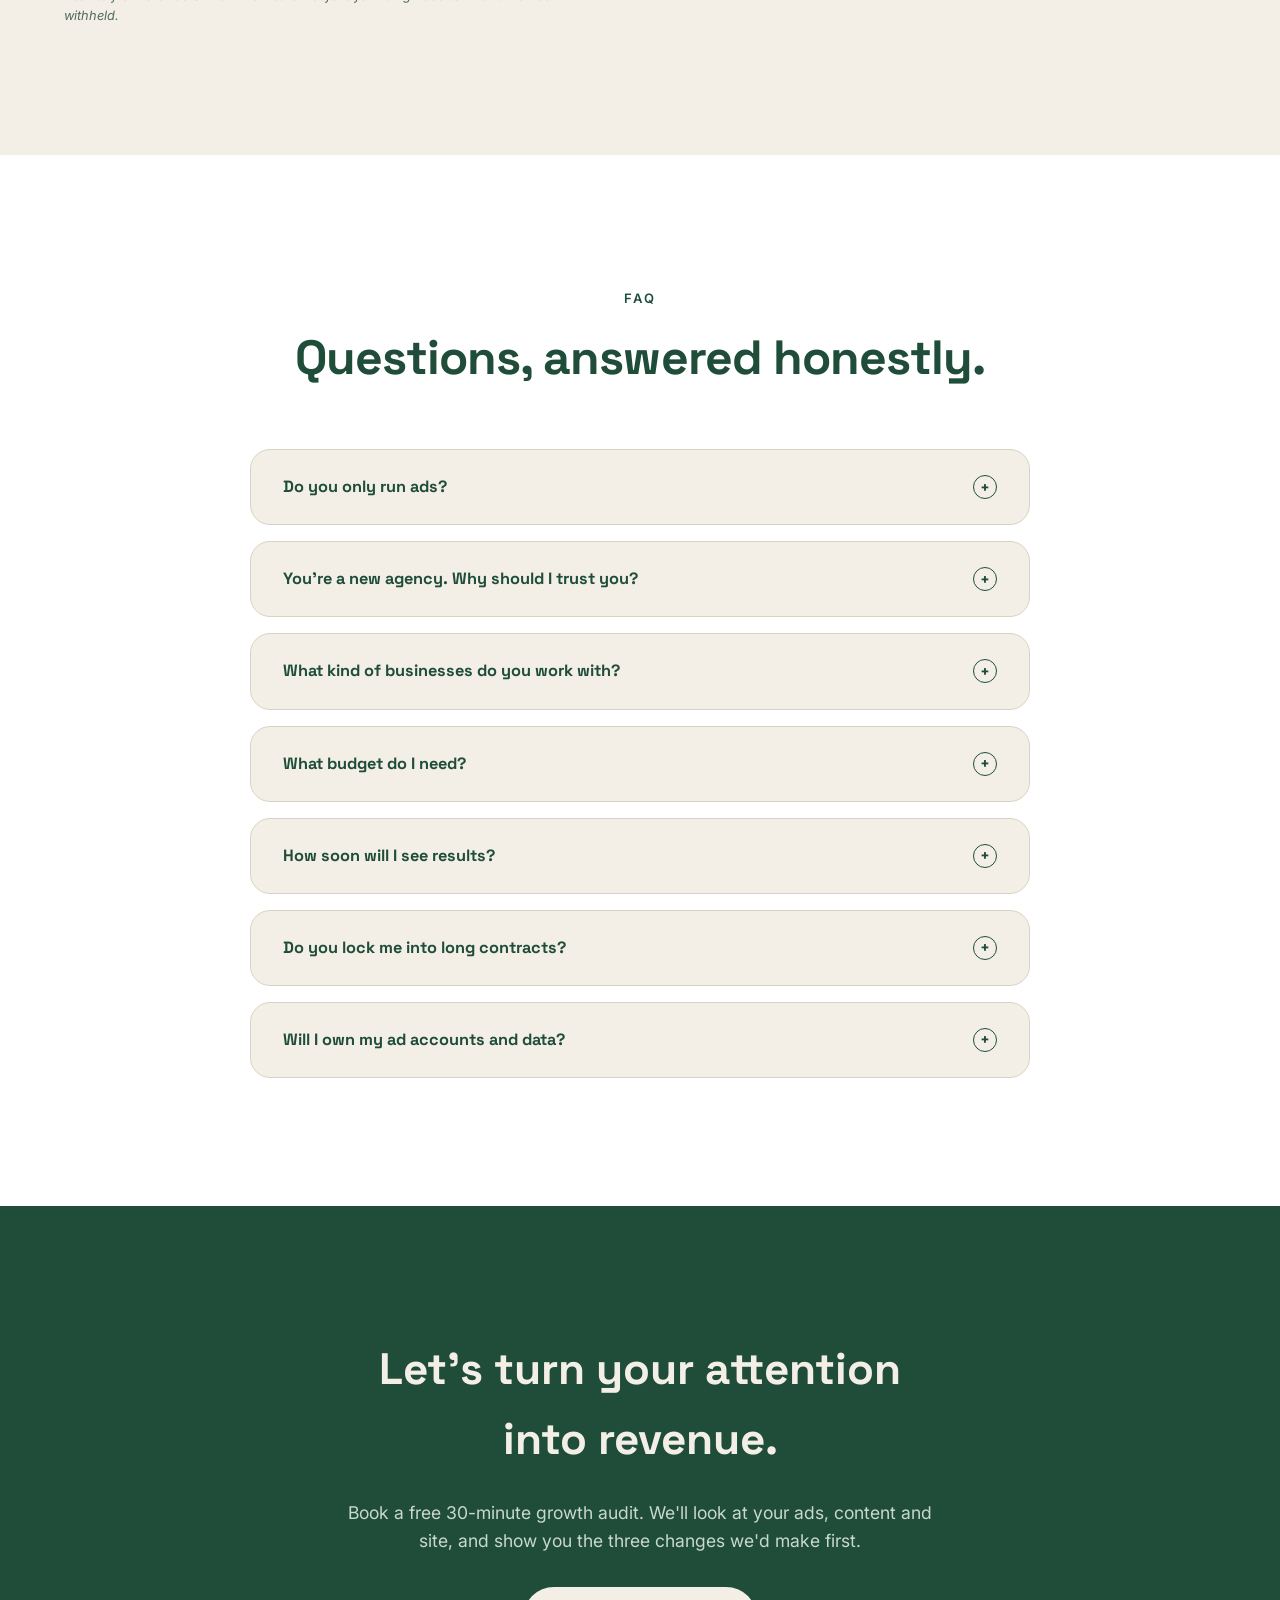
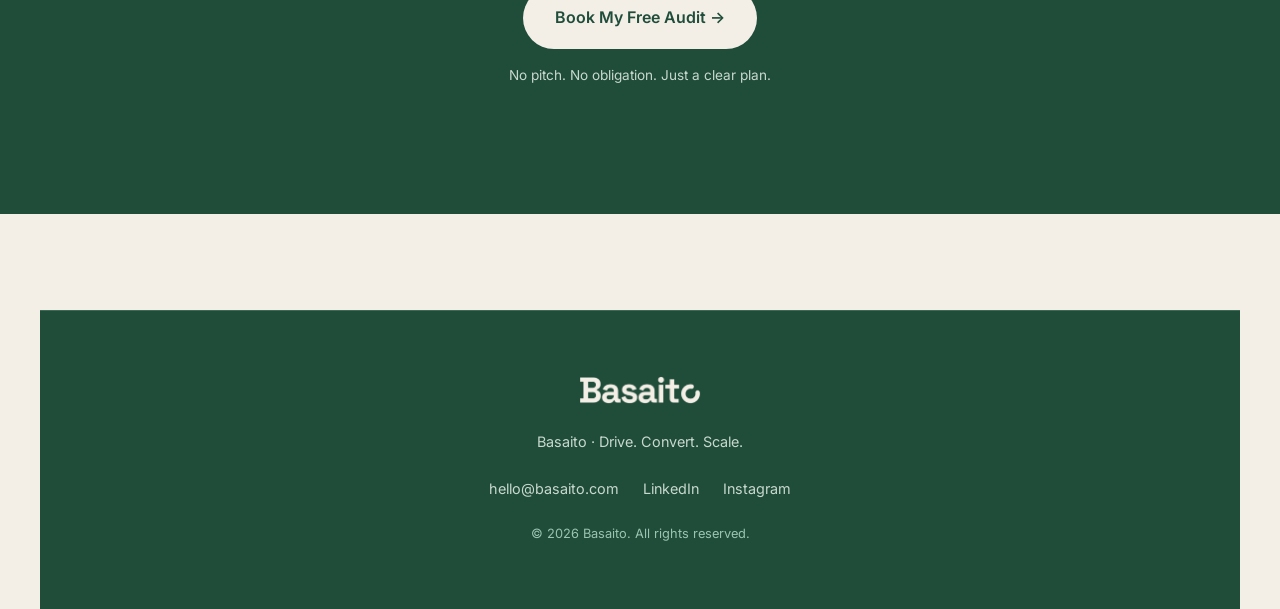
<file: basaito-website-rebrand/index.html>
<!DOCTYPE html>
<html lang="en">
<head>
<meta charset="UTF-8" />
<meta name="viewport" content="width=device-width, initial-scale=1.0" />
<title>Basaito — Marketing That Turns Attention Into Revenue</title>
<meta name="description" content="Growth marketing agency running paid media, social and influencer campaigns, plus the pages that turn traffic into sales. Book a free growth audit." />
<link rel="canonical" href="https://basaito.com/" />

<!-- Open Graph -->
<meta property="og:type" content="website" />
<meta property="og:url" content="https://basaito.com/" />
<meta property="og:title" content="Basaito — Marketing That Turns Attention Into Revenue" />
<meta property="og:description" content="Growth marketing agency running paid media, social and influencer campaigns, plus the pages that turn traffic into sales. Book a free growth audit." />
<meta property="og:image" content="https://basaito.com/assets/og-image.png" />
<meta property="og:image:width" content="1200" />
<meta property="og:image:height" content="630" />

<!-- Twitter Card -->
<meta name="twitter:card" content="summary_large_image" />
<meta name="twitter:title" content="Basaito — Marketing That Turns Attention Into Revenue" />
<meta name="twitter:description" content="Growth marketing agency running paid media, social and influencer campaigns, plus the pages that turn traffic into sales." />
<meta name="twitter:image" content="https://basaito.com/assets/og-image.png" />

<!-- Favicons -->
<link rel="icon" href="/favicon.ico" sizes="any" />
<link rel="icon" type="image/png" sizes="32x32" href="/assets/favicon-32.png" />
<link rel="icon" type="image/png" sizes="16x16" href="/assets/favicon-16.png" />
<link rel="apple-touch-icon" href="/assets/apple-touch-icon.png" />

<!-- Fonts -->
<link rel="preconnect" href="https://fonts.googleapis.com" />
<link rel="preconnect" href="https://fonts.gstatic.com" crossorigin />
<link href="https://fonts.googleapis.com/css2?family=Space+Grotesk:wght@500;600;700&family=Inter:wght@400;500;600&display=swap" rel="stylesheet" />

<link rel="stylesheet" href="css/style.css" />

<!-- Organization schema -->
<script type="application/ld+json">
{
  "@context": "https://schema.org",
  "@type": "Organization",
  "name": "Basaito",
  "url": "https://basaito.com/",
  "logo": "https://basaito.com/assets/icon-512.png",
  "description": "Growth marketing agency running paid media, social and influencer campaigns, plus the pages that turn traffic into sales.",
  "sameAs": [
    "https://www.linkedin.com/company/basaito"
  ]
}
</script>

<!-- =============================================================
     TRACKING — fill in your real IDs, then remove the comment tags.
     GA4, Meta Pixel and LinkedIn Insight Tag base snippets below.
     ============================================================= -->
<!--
<script async src="https://www.googletagmanager.com/gtag/js?id=G-XXXXXXXXXX"></script>
<script>
  window.dataLayer = window.dataLayer || [];
  function gtag(){dataLayer.push(arguments);}
  gtag('js', new Date());
  gtag('config', 'G-XXXXXXXXXX');
</script>

<script>
  !function(f,b,e,v,n,t,s){if(f.fbq)return;n=f.fbq=function(){n.callMethod?
  n.callMethod.apply(n,arguments):n.queue.push(arguments)};if(!f._fbq)f._fbq=n;
  n.push=n;n.loaded=!0;n.version='2.0';n.queue=[];t=b.createElement(e);t.async=!0;
  t.src=v;s=b.getElementsByTagName(e)[0];s.parentNode.insertBefore(t,s)}(window,
  document,'script','https://connect.facebook.net/en_US/fbevents.js');
  fbq('init', 'XXXXXXXXXXXXXXX');
  fbq('track', 'PageView');
</script>

<script type="text/javascript">
  _linkedin_partner_id = "XXXXXXX";
  window._linkedin_data_partner_ids = window._linkedin_data_partner_ids || [];
  window._linkedin_data_partner_ids.push(_linkedin_partner_id);
</script>
<script type="text/javascript">
  (function(l) {
    if (!l){window.lintrk = function(a,b){window.lintrk.q.push([a,b])};
    window.lintrk.q=[]}
    var s = document.getElementsByTagName("script")[0];
    var b = document.createElement("script");
    b.type = "text/javascript";b.async = true;
    b.src = "https://snap.licdn.com/li.lms-analytics/insight.min.js";
    s.parentNode.insertBefore(b, s);
  })(window.lintrk);
</script>
-->

</head>
<body>

<a href="#top" class="skip-link">Skip to content</a>

<!-- ============================================================= -->
<!-- NAVIGATION -->
<!-- ============================================================= -->
<header class="nav" id="nav">
  <div class="nav__inner container">
    <a href="#top" class="nav__logo" aria-label="Basaito home">
      <img class="logo-img" src="assets/basaito-logo-forest.png" alt="Basaito" width="140" height="34" />
    </a>

    <nav class="nav__links" aria-label="Primary">
      <a href="#services" data-nav-link>Services</a>
      <a href="#approach" data-nav-link>Approach</a>
      <a href="#process" data-nav-link>Process</a>
      <a href="#about" data-nav-link>About</a>
      <a href="#faq" data-nav-link>FAQ</a>
    </nav>

    <a href="#" class="btn btn--primary btn--nav nav__cta" data-audit-cta data-audit-location="nav">Get Free Audit</a>

    <button class="nav__toggle" id="navToggle" aria-label="Open menu" aria-expanded="false" aria-controls="navMobile">
      <span></span><span></span><span></span>
    </button>
  </div>
</header>

<!-- Kept outside <header> on purpose: header has backdrop-filter, which
     would turn it into the containing block for a position:fixed child
     and clip this panel to the header's own height. -->
<div class="nav__mobile" id="navMobile">
  <a href="#services" data-nav-link data-close-menu>Services</a>
  <a href="#approach" data-nav-link data-close-menu>Approach</a>
  <a href="#process" data-nav-link data-close-menu>Process</a>
  <a href="#about" data-nav-link data-close-menu>About</a>
  <a href="#faq" data-nav-link data-close-menu>FAQ</a>
  <a href="#" class="btn btn--primary" data-audit-cta data-audit-location="mobile_menu" data-close-menu>Get Free Audit</a>
</div>

<main>

  <!-- ============================================================= -->
  <!-- 1. HERO -->
  <!-- ============================================================= -->
  <section class="hero section--light bg-cream" id="top">
    <div class="hero__grid" aria-hidden="true"></div>
    <div class="container hero__inner">
      <div class="hero__copy">
        <p class="kicker reveal">Drive. Convert. Scale.</p>
        <h1 class="hero__title reveal">Marketing that turns attention into revenue.</h1>
        <p class="hero__sub reveal">Paid media, social and influencer campaigns that bring the right customers in, plus the pages that turn them into sales.</p>
        <div class="hero__cta reveal">
          <a href="#" class="btn btn--primary btn--lg" data-audit-cta data-audit-location="hero">Get Your Free Growth Audit →</a>
          <a href="#process" class="btn btn--secondary btn--lg">See how we work</a>
        </div>
        <p class="hero__trust reveal">Founder-led · Meta &amp; Google · US, UK, Australia, UAE and India</p>
      </div>

      <div class="hero__visual reveal" aria-hidden="true">
        <svg class="hero__loop-svg" viewBox="0 0 400 400" role="img" aria-hidden="true">
          <defs>
            <marker id="heroArrow" markerWidth="8" markerHeight="8" refX="5" refY="2.5" orient="auto">
              <path d="M0,0 L5,2.5 L0,5 Z" fill="#1F4D3A"/>
            </marker>
          </defs>
          <circle cx="200" cy="200" r="150" fill="none" stroke="#D9D2C3" stroke-width="1" stroke-dasharray="4 6"/>
          <path d="M 130 90 A 150 150 0 0 1 305 175" fill="none" stroke="#1F4D3A" stroke-width="2" marker-end="url(#heroArrow)"/>
          <path d="M 320 235 A 150 150 0 0 1 175 337" fill="none" stroke="#1F4D3A" stroke-width="2" marker-end="url(#heroArrow)"/>
          <path d="M 110 315 A 150 150 0 0 1 82 130" fill="none" stroke="#1F4D3A" stroke-width="2" marker-end="url(#heroArrow)"/>

          <g>
            <circle cx="120" cy="90" r="46" fill="#FFFFFF" stroke="#D9D2C3"/>
            <text x="120" y="86" text-anchor="middle" fill="#1F4D3A" font-family="Space Grotesk, sans-serif" font-size="15" font-weight="700">Drive</text>
            <text x="120" y="104" text-anchor="middle" fill="#4E6B5E" font-family="Inter, sans-serif" font-size="9">bring people in</text>
          </g>
          <g>
            <circle cx="320" cy="205" r="46" fill="#FFFFFF" stroke="#D9D2C3"/>
            <text x="320" y="201" text-anchor="middle" fill="#1F4D3A" font-family="Space Grotesk, sans-serif" font-size="15" font-weight="700">Convert</text>
            <text x="320" y="219" text-anchor="middle" fill="#4E6B5E" font-family="Inter, sans-serif" font-size="9">turn into customers</text>
          </g>
          <g>
            <circle cx="150" cy="335" r="46" fill="#FFFFFF" stroke="#D9D2C3"/>
            <text x="150" y="331" text-anchor="middle" fill="#1F4D3A" font-family="Space Grotesk, sans-serif" font-size="15" font-weight="700">Scale</text>
            <text x="150" y="349" text-anchor="middle" fill="#4E6B5E" font-family="Inter, sans-serif" font-size="9">put budget behind proof</text>
          </g>
        </svg>
      </div>
    </div>
  </section>

  <!-- ============================================================= -->
  <!-- 2. CHANNEL STRIP -->
  <!-- ============================================================= -->
  <section class="channels section--light bg-cream">
    <div class="container">
      <p class="channels__label">Channels we run</p>
      <div class="channels__row">
        <span class="channels__item">Meta Ads</span>
        <span class="channels__item">Google Ads</span>
        <span class="channels__item">Instagram</span>
        <span class="channels__item">YouTube</span>
        <span class="channels__item">Influencer &amp; creator campaigns</span>
        <span class="channels__item">Landing pages</span>
      </div>
    </div>
  </section>

  <!-- ============================================================= -->
  <!-- 3. THE PROBLEM -->
  <!-- ============================================================= -->
  <section class="problem section--light bg-white" id="problem">
    <div class="container">
      <div class="section-head reveal">
        <p class="kicker">The real problem</p>
        <h2 class="section-title">You're paying for attention. Are you getting revenue?</h2>
      </div>
      <p class="problem__body reveal">Most brands don't have a traffic problem. They have a growth problem hiding inside their numbers. Ad spend goes up, reach goes up, and profit stays flat.</p>

      <div class="problem__grid">
        <blockquote class="problem__card reveal">Our ROAS looks fine, but we're not actually making money.</blockquote>
        <blockquote class="problem__card reveal">Every time we scale spend, our cost per customer jumps.</blockquote>
        <blockquote class="problem__card reveal">Influencer posts get likes, but we can't see the sales.</blockquote>
        <blockquote class="problem__card reveal">People click, then leave the site without buying.</blockquote>
        <blockquote class="problem__card reveal">Our agency sends reports. We still don't know what's working.</blockquote>
      </div>

      <p class="problem__close reveal">Sound familiar? That gap between attention and revenue is exactly where we work.</p>
    </div>
  </section>

  <!-- ============================================================= -->
  <!-- 4. SERVICES -->
  <!-- ============================================================= -->
  <section class="services section--light bg-cream" id="services">
    <div class="container">
      <div class="section-head reveal">
        <p class="kicker">What we do</p>
        <h2 class="section-title">Every channel, working toward one number.</h2>
      </div>
      <p class="services__intro reveal">We plan and run your growth across paid, social and creators, then make sure the traffic has somewhere to convert.</p>

      <div class="services__grid">
        <article class="service-card reveal">
          <span class="service-card__label">Core</span>
          <h3>Paid Media</h3>
          <p>Meta and Google campaigns built for profit, not vanity metrics. Full-funnel structure, audience strategy, creative testing and bidding that scales only when the numbers say so.</p>
          <p class="service-card__tags">Meta · Google Search · Performance Max · Shopping · YouTube</p>
        </article>

        <article class="service-card reveal">
          <h3>Social Media</h3>
          <p>Content that builds the brand and feeds your ads. We plan, create and run your social presence so it earns attention your paid campaigns can convert.</p>
          <p class="service-card__tags">Instagram · LinkedIn · Content planning · Reels</p>
        </article>

        <article class="service-card reveal">
          <h3>Influencer &amp; Creator Marketing</h3>
          <p>Creators who sell, not just post. We find, brief and manage creators, then turn their best content into ads that perform.</p>
          <p class="service-card__tags">Creator sourcing · UGC · Whitelisted ads</p>
        </article>

        <article class="service-card reveal">
          <span class="service-card__label">The edge</span>
          <h3>Websites &amp; Conversion</h3>
          <p>Most agencies stop at the click. We don't. We build and fix landing pages and checkouts so the traffic you pay for turns into customers.</p>
          <p class="service-card__tags">Landing pages · CRO · Checkout fixes · Tracking</p>
        </article>
      </div>
    </div>
  </section>

  <!-- ============================================================= -->
  <!-- 5. THE BASAITO LOOP -->
  <!-- ============================================================= -->
  <section class="approach section--forest" id="approach">
    <div class="container">
      <div class="section-head reveal">
        <p class="kicker">Our approach</p>
        <h2 class="section-title">Drive. Convert. Scale. One loop, not three vendors.</h2>
      </div>
      <p class="approach__body reveal">Growth breaks when channels work alone. The Basaito Loop connects them, so every result feeds the next decision.</p>

      <div class="loop__wrap reveal">
        <svg class="loop__svg" viewBox="0 0 700 420" role="img" aria-label="The Basaito Loop: Drive, Convert and Scale, connected in a continuous cycle">
          <defs>
            <marker id="loopArrow" markerWidth="10" markerHeight="10" refX="6" refY="3" orient="auto" markerUnits="strokeWidth">
              <path d="M0,0 L6,3 L0,6 Z" fill="#F4EFE6"></path>
            </marker>
          </defs>
          <path d="M 195 110 Q 350 40 505 110" fill="none" stroke="#F4EFE6" stroke-width="2" marker-end="url(#loopArrow)"/>
          <path d="M 560 190 Q 560 300 420 350" fill="none" stroke="#F4EFE6" stroke-width="2" marker-end="url(#loopArrow)"/>
          <path d="M 280 350 Q 100 300 140 190" fill="none" stroke="#F4EFE6" stroke-width="2" marker-end="url(#loopArrow)"/>

          <g>
            <circle cx="150" cy="110" r="75" fill="#315B4A" stroke="#3C6A56"/>
            <text x="150" y="102" text-anchor="middle" fill="#F4EFE6" font-family="Space Grotesk, sans-serif" font-size="22" font-weight="700">Drive</text>
            <text x="150" y="126" text-anchor="middle" fill="#C9D8CF" font-family="Inter, sans-serif" font-size="11">right people, right cost</text>
          </g>
          <g>
            <circle cx="550" cy="150" r="75" fill="#315B4A" stroke="#3C6A56"/>
            <text x="550" y="142" text-anchor="middle" fill="#F4EFE6" font-family="Space Grotesk, sans-serif" font-size="22" font-weight="700">Convert</text>
            <text x="550" y="166" text-anchor="middle" fill="#C9D8CF" font-family="Inter, sans-serif" font-size="11">pages built to sell</text>
          </g>
          <g>
            <circle cx="350" cy="370" r="75" fill="#315B4A" stroke="#3C6A56"/>
            <text x="350" y="362" text-anchor="middle" fill="#F4EFE6" font-family="Space Grotesk, sans-serif" font-size="22" font-weight="700">Scale</text>
            <text x="350" y="386" text-anchor="middle" fill="#C9D8CF" font-family="Inter, sans-serif" font-size="11">profit decides, not guesswork</text>
          </g>
        </svg>

        <div class="loop__mobile-list" aria-hidden="true">
          <div class="loop__mobile-item">
            <h3>Drive</h3>
            <p>Bring the right people in through paid media, social and creators. Right audience, right message, right cost.</p>
          </div>
          <div class="loop__mobile-arrow">↓</div>
          <div class="loop__mobile-item">
            <h3>Convert</h3>
            <p>Turn that attention into customers with pages, offers and checkouts built to sell.</p>
          </div>
          <div class="loop__mobile-arrow">↓</div>
          <div class="loop__mobile-item">
            <h3>Scale</h3>
            <p>Put more budget behind what's proven, and only what's proven. Profit decides when we grow, not guesswork.</p>
          </div>
          <div class="loop__mobile-arrow">↻</div>
        </div>

        <p class="loop__close">Then we do it again, sharper each time.</p>
      </div>
    </div>
  </section>

  <!-- ============================================================= -->
  <!-- 6. HOW WE WORK -->
  <!-- ============================================================= -->
  <section class="process section--light bg-white" id="process">
    <div class="container">
      <div class="section-head reveal">
        <p class="kicker">Process</p>
        <h2 class="section-title">No black box. Here's exactly what happens.</h2>
      </div>

      <div class="process__timeline reveal">
        <div class="process__step">
          <p class="process__week">Week 0</p>
          <h3>Free growth audit</h3>
          <p>We review your ad accounts, content, creators and site. You get a clear list of what's leaking and what to fix first. Free, whether or not you hire us.</p>
        </div>
        <div class="process__step">
          <p class="process__week">Week 1</p>
          <h3>Growth plan</h3>
          <p>A 90-day plan with channel mix, budgets, creative direction and the targets we'll hold ourselves to.</p>
        </div>
        <div class="process__step">
          <p class="process__week">Weeks 2–4</p>
          <h3>Launch &amp; fix</h3>
          <p>Tracking set up properly, campaigns launched, quick wins on your pages shipped.</p>
        </div>
        <div class="process__step">
          <p class="process__week">Weeks 4–8</p>
          <h3>Test &amp; optimize</h3>
          <p>Creative, audiences, offers and pages tested weekly. What works gets more budget. What doesn't gets cut.</p>
        </div>
        <div class="process__step">
          <p class="process__week">Weeks 8–12</p>
          <h3>Scale</h3>
          <p>We scale the winners and report what changed in plain English.</p>
        </div>
      </div>

      <p class="process__promise reveal">Weekly updates. Shared dashboards. You always see what we see.</p>
    </div>
  </section>

  <!-- ============================================================= -->
  <!-- 7. FOUNDER + TRACK RECORD -->
  <!-- ============================================================= -->
  <section class="about section--light bg-cream" id="about">
    <div class="container about__inner">
      <div class="about__media reveal">
        <div class="about__photo">
          <!-- Replace this block with a real photo: <img src="assets/shivam.jpg" alt="Shivam, founder of Basaito" loading="lazy"> -->
          <span class="about__initials" aria-hidden="true">S</span>
        </div>
      </div>

      <div class="about__body reveal">
        <p class="kicker">Who's behind Basaito</p>
        <h2 class="section-title">Basaito is new. The experience isn't.</h2>
        <p>Basaito is led by Shivam, a performance marketer with years of hands-on work on Meta and Google across D2C, fintech, real estate and healthcare. He has managed large monthly ad budgets and built full-funnel systems for brands in India and abroad.</p>
        <p>When you work with Basaito, you work with him directly. No account managers, no junior handoffs.</p>

        <ul class="about__why">
          <li>Founder attention on every account.</li>
          <li>Nothing to protect, everything to prove.</li>
          <li>Early-client pricing that won't last.</li>
        </ul>
      </div>

      <div class="about__stats reveal">
        <p class="stats__label">Results Shivam delivered in previous roles</p>
        <div class="stats__grid">
          <div class="stat-card">
            <p class="stat-card__num">480K+</p>
            <p class="stat-card__label">leads for a real estate brand at ₹96 cost per lead</p>
          </div>
          <div class="stat-card">
            <p class="stat-card__num">10X</p>
            <p class="stat-card__label">conversion growth for a financial services brand</p>
          </div>
          <div class="stat-card">
            <p class="stat-card__num">5X</p>
            <p class="stat-card__label">ROAS for a D2C jewellery brand</p>
          </div>
          <div class="stat-card">
            <p class="stat-card__num">42%</p>
            <p class="stat-card__label">repeat purchase rate for a D2C supplement brand</p>
          </div>
        </div>
        <p class="stats__footnote">Results from brands Shivam worked on before founding Basaito. Brand names withheld.</p>
      </div>
    </div>
  </section>

  <!-- ============================================================= -->
  <!-- 8. FAQ -->
  <!-- ============================================================= -->
  <section class="faq section--light bg-white" id="faq">
    <div class="container">
      <div class="section-head reveal" style="margin-inline:auto; text-align:center;">
        <p class="kicker">FAQ</p>
        <h2 class="section-title">Questions, answered honestly.</h2>
      </div>

      <div class="faq__list reveal">
        <details class="faq__item" name="faq">
          <summary>Do you only run ads? <span class="faq__icon" aria-hidden="true">+</span></summary>
          <p class="faq__answer">No. Paid media is our core, but we also run social media, influencer campaigns, and the pages your traffic lands on. The whole path from attention to sale.</p>
        </details>
        <details class="faq__item" name="faq">
          <summary>You're a new agency. Why should I trust you? <span class="faq__icon" aria-hidden="true">+</span></summary>
          <p class="faq__answer">Fair question. Basaito is new, but the work behind it isn't. Start with the free audit. You'll see exactly how we think before you spend anything.</p>
        </details>
        <details class="faq__item" name="faq">
          <summary>What kind of businesses do you work with? <span class="faq__icon" aria-hidden="true">+</span></summary>
          <p class="faq__answer">Any business with a real product and the budget to grow it: D2C, e-commerce, service businesses and lead-gen. We fit by stage and need, not industry.</p>
        </details>
        <details class="faq__item" name="faq">
          <summary>What budget do I need? <span class="faq__icon" aria-hidden="true">+</span></summary>
          <p class="faq__answer">It depends on your goals and market. On the audit call we'll tell you honestly whether your budget can reach them.</p>
        </details>
        <details class="faq__item" name="faq">
          <summary>How soon will I see results? <span class="faq__icon" aria-hidden="true">+</span></summary>
          <p class="faq__answer">Quick wins often show up in the first few weeks. Reliable, scalable results usually take 60 to 90 days of testing.</p>
        </details>
        <details class="faq__item" name="faq">
          <summary>Do you lock me into long contracts? <span class="faq__icon" aria-hidden="true">+</span></summary>
          <p class="faq__answer">No long lock-ins. We'd rather keep you with results than with paperwork.</p>
        </details>
        <details class="faq__item" name="faq">
          <summary>Will I own my ad accounts and data? <span class="faq__icon" aria-hidden="true">+</span></summary>
          <p class="faq__answer">Yes, always. Your accounts, pixels and data stay yours.</p>
        </details>
      </div>
    </div>
  </section>

  <!-- ============================================================= -->
  <!-- 9. FINAL CTA -->
  <!-- ============================================================= -->
  <section class="cta section--forest" id="contact">
    <div class="container cta__inner reveal">
      <h2 class="cta__title">Let's turn your attention into revenue.</h2>
      <p class="cta__sub">Book a free 30-minute growth audit. We'll look at your ads, content and site, and show you the three changes we'd make first.</p>
      <a href="#" class="btn btn--primary-inverse btn--lg" data-audit-cta data-audit-location="final_cta">Book My Free Audit →</a>
      <p class="cta__reassure">No pitch. No obligation. Just a clear plan.</p>
    </div>
  </section>

</main>

<!-- ============================================================= -->
<!-- FOOTER -->
<!-- ============================================================= -->
<footer class="footer container section--forest">
  <a href="#top" class="footer__logo" aria-label="Basaito home">
    <img class="logo-img" src="assets/basaito-logo-cream.png" alt="Basaito" width="150" height="36" />
  </a>
  <p class="footer__tag">Basaito · Drive. Convert. Scale.</p>
  <nav class="footer__links" aria-label="Footer">
    <a href="mailto:hello@basaito.com" data-email-link>hello@basaito.com</a>
    <a href="https://www.linkedin.com/company/basaito" aria-label="Basaito on LinkedIn" target="_blank" rel="noopener">LinkedIn</a>
    <a href="#" aria-label="Basaito on Instagram">Instagram</a>
  </nav>
  <p class="footer__copy">© 2026 Basaito. All rights reserved.</p>
</footer>

<script src="js/main.js"></script>
</body>
</html>
</file>
<file: css/style.css>
/* =================================================================
   BASAITO — DESIGN SYSTEM
   Matches "Basaito Brand Guidelines" (Sep 30, 2026).
   Two core colours — Cream and Forest — carry the brand. No bright
   accent color; buttons and highlights use Forest/Cream themselves.
   ================================================================= */

:root {
  /* ---- Colors ---- */
  --cream:      #F4EFE6;   /* main background; text/buttons on forest */
  --forest:     #1F4D3A;   /* headlines, body text, primary buttons, dark sections */
  --white:      #FFFFFF;   /* alternate light sections */
  --sage:       #4E6B5E;   /* secondary text on cream or white */
  --sand-line:  #D9D2C3;   /* borders/dividers on light backgrounds */
  --light-sage: #9BC4B0;   /* small labels/numbers on forest — never on cream/white */
  --mist:       #C9D8CF;   /* body text on forest — never on cream/white */
  --deep-moss:  #3C6A56;   /* dividers on forest */

  /* Forest sections get a very slightly lifted panel tone for cards,
     derived from --forest itself (never a new named color). */
  --forest-panel: color-mix(in srgb, var(--forest) 92%, white);

  /* ---- Type ---- */
  --font-display: 'Space Grotesk', system-ui, sans-serif;
  --font-body:    'Inter', system-ui, sans-serif;

  /* ---- Spacing scale (8px base) ---- */
  --sp-1: 8px;
  --sp-2: 16px;
  --sp-3: 24px;
  --sp-4: 32px;
  --sp-6: 48px;
  --sp-8: 64px;
  --sp-12: 96px;
  --sp-16: 128px;

  /* ---- Layout ---- */
  --container: 1200px;
  --gutter: 24px;
  --section-pad: 128px;
  --section-pad-mobile: 72px;
  --radius-card: 20px;
  --radius-pill: 999px;
  --nav-height: 72px;

  /* ---- Motion ---- */
  --ease: cubic-bezier(0.22, 1, 0.36, 1);
  --reveal-dur: 0.6s;
}

/* =================================================================
   RESET / BASE
   ================================================================= */
*, *::before, *::after { box-sizing: border-box; margin: 0; padding: 0; }

html {
  scroll-behavior: smooth;
  scroll-padding-top: var(--nav-height);
}

body {
  background: var(--cream);
  color: var(--forest);
  font-family: var(--font-body);
  font-size: 18px;
  line-height: 1.6;
  -webkit-font-smoothing: antialiased;
  overflow-x: hidden;
}

img, svg { max-width: 100%; display: block; }
a { color: inherit; text-decoration: none; }
button { font: inherit; color: inherit; background: none; border: none; cursor: pointer; }
ul { list-style: none; }

.container {
  width: 100%;
  max-width: var(--container);
  margin-inline: auto;
  padding-inline: var(--gutter);
}

/* Visible focus style everywhere ------------------------------------ */
a:focus-visible,
button:focus-visible,
summary:focus-visible,
input:focus-visible {
  outline: 2px solid var(--forest);
  outline-offset: 3px;
  border-radius: 4px;
}
.section--forest a:focus-visible,
.section--forest button:focus-visible {
  outline-color: var(--cream);
}

/* Skip link ----------------------------------------------------------- */
.skip-link {
  position: absolute;
  left: -9999px;
  top: 0;
  background: var(--forest);
  color: var(--cream);
  padding: 12px 20px;
  z-index: 1000;
  font-weight: 600;
  border-radius: 0 0 8px 0;
}
.skip-link:focus {
  left: 0;
}

/* =================================================================
   LOGO
   ================================================================= */
.logo-img {
  height: 28px;
  width: auto;
  display: block;
}

/* =================================================================
   TYPE HELPERS
   ================================================================= */
.kicker {
  display: inline-block;
  font-family: var(--font-body);
  font-size: 13px;
  font-weight: 600;
  letter-spacing: 0.2em;
  text-transform: uppercase;
  margin-bottom: var(--sp-3);
}

.section--light .kicker { color: var(--forest); }
.section--forest .kicker { color: var(--light-sage); }

.section-title {
  font-family: var(--font-display);
  font-weight: 700;
  font-size: clamp(1.9rem, 4vw, 3rem);
  line-height: 1.1;
  letter-spacing: -0.02em;
}

.section-lead {
  font-size: 1.05rem;
  max-width: 640px;
  margin-top: var(--sp-2);
}

.section--light .section-lead { color: var(--sage); }
.section--forest .section-lead { color: var(--mist); }

/* =================================================================
   SECTION SHELLS
   ================================================================= */
section {
  padding-block: var(--section-pad);
}

.section--light.bg-cream { background: var(--cream); color: var(--forest); }
.section--light.bg-white { background: var(--white); color: var(--forest); }
.section--forest { background: var(--forest); color: var(--cream); }

.section-head {
  margin-bottom: var(--sp-8);
  max-width: 720px;
}

/* =================================================================
   BUTTONS
   ================================================================= */
.btn {
  display: inline-flex;
  align-items: center;
  gap: 8px;
  font-family: var(--font-body);
  font-weight: 600;
  font-size: 0.95rem;
  padding: 15px 28px;
  border-radius: var(--radius-pill);
  transition: transform 0.2s var(--ease), filter 0.2s var(--ease), background 0.2s var(--ease), border-color 0.2s var(--ease);
  white-space: nowrap;
}

/* Primary: Forest fill / Cream text on light sections. */
.btn--primary {
  background: var(--forest);
  color: var(--cream);
}
.btn--primary:hover {
  transform: translateY(-2px);
  filter: brightness(1.12);
}

/* Primary, inverse: Cream fill / Forest text — for use on forest sections. */
.btn--primary-inverse {
  background: var(--cream);
  color: var(--forest);
}
.btn--primary-inverse:hover {
  transform: translateY(-2px);
  filter: brightness(0.97);
}

/* Secondary: transparent, 2px Forest border, Forest text. */
.btn--secondary {
  background: transparent;
  border: 2px solid var(--forest);
  color: var(--forest);
}
.btn--secondary:hover {
  background: var(--forest);
  color: var(--cream);
}

.btn--nav {
  padding: 10px 22px;
  font-size: 0.85rem;
}

.btn--lg {
  padding: 18px 32px;
  font-size: 1rem;
}

/* =================================================================
   NAVIGATION
   ================================================================= */
.nav {
  position: fixed;
  top: 0;
  left: 0;
  right: 0;
  height: var(--nav-height);
  z-index: 500;
  background: rgba(244, 239, 230, 0.88);
  backdrop-filter: blur(10px);
  -webkit-backdrop-filter: blur(10px);
  border-bottom: 1px solid var(--sand-line);
}

.nav__inner {
  height: 100%;
  display: flex;
  align-items: center;
  justify-content: space-between;
  gap: var(--sp-3);
}

.nav__logo {
  flex-shrink: 0;
  display: flex;
  align-items: center;
}

.nav__links {
  display: flex;
  align-items: center;
  gap: var(--sp-4);
  flex: 1;
  justify-content: center;
}

.nav__links a {
  font-size: 0.9rem;
  font-weight: 500;
  color: var(--sage);
  position: relative;
  padding: 6px 2px;
  transition: color 0.2s var(--ease);
}
.nav__links a:hover { color: var(--forest); }
.nav__links a.is-active { color: var(--forest); font-weight: 600; }

.nav__cta { flex-shrink: 0; }

.nav__toggle {
  display: none;
  flex-direction: column;
  gap: 5px;
  padding: 8px;
  flex-shrink: 0;
}
.nav__toggle span {
  width: 22px;
  height: 2px;
  background: var(--forest);
  border-radius: 2px;
  transition: transform 0.25s var(--ease), opacity 0.25s var(--ease);
}
.nav__toggle[aria-expanded="true"] span:nth-child(1) { transform: translateY(7px) rotate(45deg); }
.nav__toggle[aria-expanded="true"] span:nth-child(2) { opacity: 0; }
.nav__toggle[aria-expanded="true"] span:nth-child(3) { transform: translateY(-7px) rotate(-45deg); }

.nav__mobile {
  position: fixed;
  top: var(--nav-height);
  left: 0;
  right: 0;
  bottom: 0;
  background: var(--cream);
  display: flex;
  flex-direction: column;
  align-items: flex-start;
  gap: var(--sp-2);
  padding: var(--sp-6) var(--gutter);
  transform: translateX(100%);
  transition: transform 0.3s var(--ease);
  z-index: 600;
  overflow-y: auto;
}
.nav__mobile.is-open { transform: translateX(0); }
.nav__mobile a:not(.btn) {
  font-family: var(--font-display);
  font-size: 1.5rem;
  font-weight: 700;
  color: var(--forest);
  padding: var(--sp-1) 0;
}
.nav__mobile .btn { margin-top: var(--sp-3); }

/* =================================================================
   HERO
   ================================================================= */
.hero {
  padding-top: calc(var(--nav-height) + var(--sp-12));
  padding-bottom: var(--sp-12);
  min-height: calc(100vh - var(--nav-height));
  display: flex;
  align-items: center;
  position: relative;
  overflow: hidden;
}

.hero__grid {
  position: absolute;
  inset: 0;
  background-image:
    linear-gradient(rgba(31, 77, 58, 0.06) 1px, transparent 1px),
    linear-gradient(90deg, rgba(31, 77, 58, 0.06) 1px, transparent 1px);
  background-size: 64px 64px;
  mask-image: radial-gradient(ellipse 80% 60% at 30% 40%, black, transparent);
  pointer-events: none;
}

.hero__inner {
  display: grid;
  grid-template-columns: 1.1fr 0.9fr;
  gap: var(--sp-8);
  align-items: center;
  position: relative;
}

.hero__copy { max-width: 640px; }

.hero__title {
  font-family: var(--font-display);
  font-weight: 700;
  font-size: clamp(2.25rem, 5vw, 4.2rem);
  line-height: 1.06;
  letter-spacing: -0.02em;
  color: var(--forest);
}

.hero__sub {
  margin-top: var(--sp-3);
  font-size: 1.15rem;
  color: var(--sage);
  max-width: 560px;
}

.hero__cta {
  display: flex;
  flex-wrap: wrap;
  gap: var(--sp-2);
  margin-top: var(--sp-4);
}

.hero__trust {
  margin-top: var(--sp-4);
  font-size: 0.85rem;
  color: var(--sage);
  letter-spacing: 0.01em;
}

.hero__visual {
  position: relative;
}

.hero__loop-svg { width: 100%; height: auto; }

/* =================================================================
   CHANNEL STRIP
   ================================================================= */
.channels {
  padding-block: var(--sp-6);
  border-top: 1px solid var(--sand-line);
}

.channels__label {
  font-size: 13px;
  font-weight: 600;
  letter-spacing: 0.2em;
  text-transform: uppercase;
  color: var(--sage);
  margin-bottom: var(--sp-3);
}

.channels__row {
  display: flex;
  flex-wrap: wrap;
  gap: var(--sp-2) var(--sp-6);
  align-items: center;
}

.channels__item {
  font-family: var(--font-display);
  font-weight: 700;
  font-size: 1rem;
  color: var(--forest);
  white-space: nowrap;
}

/* =================================================================
   PROBLEM
   ================================================================= */
.problem__body {
  font-size: 1.1rem;
  max-width: 700px;
  color: var(--sage);
  margin-bottom: var(--sp-8);
}

.problem__grid {
  display: grid;
  grid-template-columns: repeat(3, 1fr);
  gap: var(--sp-3);
}

.problem__card {
  background: var(--cream);
  border: 1px solid var(--sand-line);
  border-radius: var(--radius-card);
  padding: var(--sp-4);
  font-size: 1.05rem;
  font-style: italic;
  color: var(--forest);
  position: relative;
}
.problem__card::before {
  content: '\201C';
  font-family: var(--font-display);
  font-size: 2.5rem;
  color: var(--sage);
  font-style: normal;
  display: block;
  line-height: 1;
  margin-bottom: 8px;
}

.problem__close {
  text-align: center;
  margin-top: var(--sp-8);
  font-size: 1.2rem;
  font-family: var(--font-display);
  font-weight: 700;
  color: var(--forest);
  max-width: 640px;
  margin-inline: auto;
}

/* =================================================================
   SERVICES
   ================================================================= */
.services__intro {
  font-size: 1.1rem;
  color: var(--sage);
  max-width: 700px;
  margin-bottom: var(--sp-8);
}

.services__grid {
  display: grid;
  grid-template-columns: repeat(2, 1fr);
  gap: var(--sp-3);
}

.service-card {
  background: var(--white);
  border: 1px solid var(--sand-line);
  border-radius: var(--radius-card);
  padding: var(--sp-4);
  position: relative;
}

.service-card__label {
  display: inline-block;
  background: var(--forest);
  color: var(--cream);
  font-size: 11px;
  font-weight: 600;
  letter-spacing: 0.08em;
  text-transform: uppercase;
  padding: 4px 12px;
  border-radius: var(--radius-pill);
  margin-bottom: var(--sp-2);
}

.service-card h3 {
  font-family: var(--font-display);
  font-size: 1.35rem;
  font-weight: 700;
  margin-bottom: var(--sp-1);
  color: var(--forest);
}

.service-card p {
  color: var(--sage);
  margin-bottom: var(--sp-2);
}

.service-card__tags {
  display: flex;
  flex-wrap: wrap;
  gap: 8px;
  font-size: 0.78rem;
  color: var(--sage);
  font-style: italic;
}

/* =================================================================
   APPROACH / THE BASAITO LOOP  (forest section)
   ================================================================= */
.approach__body {
  color: var(--mist);
  font-size: 1.1rem;
  max-width: 700px;
  margin-bottom: var(--sp-8);
}

.loop__wrap {
  display: flex;
  flex-direction: column;
  align-items: center;
  gap: var(--sp-6);
}

.loop__svg { max-width: 720px; width: 100%; }

.loop__close {
  text-align: center;
  font-family: var(--font-display);
  font-size: 1.2rem;
  font-weight: 700;
  color: var(--cream);
}

.loop__mobile-list {
  display: none;
  flex-direction: column;
  gap: var(--sp-3);
  width: 100%;
  max-width: 480px;
}
.loop__mobile-item {
  background: var(--forest-panel);
  border: 1px solid var(--deep-moss);
  border-radius: var(--radius-card);
  padding: var(--sp-3);
}
.loop__mobile-item h3 {
  font-family: var(--font-display);
  color: var(--cream);
  font-size: 1.05rem;
  margin-bottom: 4px;
}
.loop__mobile-item p { color: var(--mist); font-size: 0.95rem; }
.loop__mobile-arrow {
  text-align: center;
  color: var(--light-sage);
  font-size: 1.5rem;
}

/* =================================================================
   HOW WE WORK / PROCESS
   ================================================================= */
.process__timeline {
  display: grid;
  grid-template-columns: repeat(5, 1fr);
  gap: var(--sp-3);
  position: relative;
}

.process__timeline::before {
  content: '';
  position: absolute;
  top: 22px;
  left: 0;
  right: 0;
  height: 1px;
  background: var(--sand-line);
}

.process__step {
  position: relative;
  padding-top: var(--sp-6);
}
.process__step::before {
  content: '';
  position: absolute;
  top: 14px;
  left: 0;
  width: 16px;
  height: 16px;
  border-radius: 50%;
  background: var(--forest);
  border: 3px solid var(--white);
  box-shadow: 0 0 0 1px var(--sand-line);
}

.process__week {
  font-size: 11px;
  font-weight: 600;
  letter-spacing: 0.1em;
  text-transform: uppercase;
  color: var(--sage);
  margin-bottom: 6px;
}

.process__step h3 {
  font-family: var(--font-display);
  font-size: 1.1rem;
  font-weight: 700;
  color: var(--forest);
  margin-bottom: 6px;
}

.process__step p {
  font-size: 0.92rem;
  color: var(--sage);
}

.process__promise {
  margin-top: var(--sp-8);
  text-align: center;
  font-family: var(--font-display);
  font-weight: 700;
  font-size: 1.1rem;
  color: var(--forest);
}

/* =================================================================
   ABOUT / FOUNDER + TRACK RECORD  (cream section)
   ================================================================= */
.about__inner {
  display: grid;
  grid-template-columns: 0.9fr 1.1fr;
  gap: var(--sp-8);
  align-items: start;
}

.about__photo {
  aspect-ratio: 4 / 5;
  border-radius: var(--radius-card);
  background: var(--white);
  border: 1px solid var(--sand-line);
  display: flex;
  align-items: center;
  justify-content: center;
  overflow: hidden;
}
.about__photo img { width: 100%; height: 100%; object-fit: cover; }
.about__initials {
  font-family: var(--font-display);
  font-size: 5rem;
  font-weight: 700;
  color: var(--forest);
}

.about__body p {
  color: var(--sage);
  margin-top: var(--sp-2);
}

.about__why {
  margin-top: var(--sp-3);
  display: flex;
  flex-direction: column;
  gap: 8px;
}
.about__why li {
  padding-left: 20px;
  position: relative;
  color: var(--forest);
  font-size: 0.95rem;
  font-weight: 500;
}
.about__why li::before {
  content: '';
  position: absolute;
  left: 0;
  top: 9px;
  width: 8px;
  height: 8px;
  background: var(--forest);
  border-radius: 2px;
}

.stats__label {
  font-size: 12px;
  font-weight: 600;
  letter-spacing: 0.08em;
  text-transform: uppercase;
  color: var(--forest);
  margin-bottom: var(--sp-3);
}

.stats__grid {
  display: grid;
  grid-template-columns: repeat(2, 1fr);
  gap: var(--sp-2);
}

.stat-card {
  background: var(--white);
  border: 1px solid var(--sand-line);
  border-radius: var(--radius-card);
  padding: var(--sp-3);
}
.stat-card__num {
  font-family: var(--font-display);
  font-size: clamp(1.6rem, 3vw, 2.1rem);
  font-weight: 700;
  color: var(--forest);
  line-height: 1;
  margin-bottom: 8px;
}
.stat-card__label {
  font-size: 0.85rem;
  color: var(--sage);
}

.stats__footnote {
  margin-top: var(--sp-2);
  font-size: 0.8rem;
  color: var(--sage);
  font-style: italic;
}

/* =================================================================
   FAQ
   ================================================================= */
.faq__list {
  max-width: 780px;
  margin-inline: auto;
  display: flex;
  flex-direction: column;
  gap: var(--sp-2);
}

.faq__item {
  background: var(--cream);
  border: 1px solid var(--sand-line);
  border-radius: var(--radius-card);
  overflow: hidden;
}

.faq__item summary {
  list-style: none;
  cursor: pointer;
  padding: var(--sp-3) var(--sp-4);
  display: flex;
  align-items: center;
  justify-content: space-between;
  gap: var(--sp-2);
  font-family: var(--font-display);
  font-weight: 700;
  font-size: 1.02rem;
  color: var(--forest);
}
.faq__item summary::-webkit-details-marker { display: none; }

.faq__icon {
  flex-shrink: 0;
  width: 24px;
  height: 24px;
  display: flex;
  align-items: center;
  justify-content: center;
  border: 1px solid var(--forest);
  border-radius: 50%;
  font-size: 1rem;
  transition: transform 0.25s var(--ease);
}
.faq__item[open] .faq__icon { transform: rotate(45deg); }

.faq__answer {
  padding: 0 var(--sp-4) var(--sp-3);
  color: var(--sage);
  font-size: 0.98rem;
}

/* =================================================================
   FINAL CTA + FOOTER  (forest section)
   ================================================================= */
.cta {
  text-align: center;
}
.cta__inner { max-width: 640px; margin-inline: auto; }
.cta__title {
  font-family: var(--font-display);
  font-weight: 700;
  font-size: clamp(2rem, 4.5vw, 2.75rem);
  color: var(--cream);
  margin-bottom: var(--sp-3);
}
.cta__sub {
  color: var(--mist);
  font-size: 1.1rem;
  margin-bottom: var(--sp-4);
}
.cta__reassure {
  margin-top: var(--sp-2);
  font-size: 0.85rem;
  color: var(--mist);
}

.footer {
  border-top: 1px solid var(--deep-moss);
  padding-top: var(--sp-8);
  margin-top: var(--sp-12);
  text-align: center;
  padding-bottom: var(--sp-8);
}
.footer__logo {
  display: inline-flex;
  justify-content: center;
}
.footer__logo .logo-img { height: 30px; }
.footer__tag {
  margin-top: var(--sp-2);
  color: var(--mist);
  font-size: 0.9rem;
}
.footer__links {
  margin-top: var(--sp-3);
  display: flex;
  justify-content: center;
  gap: var(--sp-3);
  flex-wrap: wrap;
  font-size: 0.9rem;
  color: var(--mist);
}
.footer__links a:hover { color: var(--cream); }
.footer__copy {
  margin-top: var(--sp-3);
  color: var(--light-sage);
  font-size: 0.8rem;
}

/* =================================================================
   SCROLL REVEAL
   ================================================================= */
.reveal {
  opacity: 1;
  transform: none;
}
.js-ready .reveal {
  opacity: 0;
  transform: translateY(20px);
  transition: opacity var(--reveal-dur) var(--ease), transform var(--reveal-dur) var(--ease);
}
.js-ready .reveal.is-visible {
  opacity: 1;
  transform: none;
}

@media (prefers-reduced-motion: reduce) {
  html { scroll-behavior: auto; }
  .js-ready .reveal {
    opacity: 1;
    transform: none;
    transition: none;
  }
  * {
    animation-duration: 0.001ms !important;
    transition-duration: 0.001ms !important;
  }
}

/* =================================================================
   RESPONSIVE
   ================================================================= */

/* 900–1199px: desktop, tighter spacing */
@media (max-width: 1199px) {
  :root {
    --section-pad: 96px;
  }
  .hero__inner { gap: var(--sp-6); }
}

/* Under 900px: tablet + hamburger nav */
@media (max-width: 899px) {
  :root {
    --section-pad: var(--section-pad-mobile);
  }

  .nav__links { display: none; }
  .nav__toggle { display: flex; }
  .nav__cta { display: none; }

  .hero {
    padding-top: calc(var(--nav-height) + var(--sp-8));
    min-height: auto;
  }
  .hero__inner {
    grid-template-columns: 1fr;
  }
  .hero__visual { max-width: 360px; margin-inline: auto; }

  .problem__grid { grid-template-columns: repeat(2, 1fr); }
  .services__grid { grid-template-columns: 1fr; }
  .about__inner { grid-template-columns: 1fr; }
  .about__photo { max-width: 320px; margin-inline: auto; }
  .stats__grid { grid-template-columns: repeat(2, 1fr); }

  .process__timeline {
    grid-template-columns: 1fr;
    gap: var(--sp-4);
  }
  .process__timeline::before {
    top: 0;
    bottom: 0;
    left: 7px;
    right: auto;
    width: 1px;
    height: auto;
  }
  .process__step { padding-top: 0; padding-left: var(--sp-4); }
  .process__step::before { top: 6px; left: 0; }

  .loop__svg { display: none; }
  .loop__mobile-list { display: flex; }
}

/* Under 600px: mobile */
@media (max-width: 599px) {
  .container { padding-inline: 16px; }
  :root { --gutter: 16px; }

  .problem__grid { grid-template-columns: 1fr; }
  .channels__row { justify-content: flex-start; }
  .hero__cta { flex-direction: column; align-items: stretch; }
  .hero__cta .btn { justify-content: center; }
}
</file>
<file: basaito-website-rebrand/css/style.css>
/* =================================================================
   BASAITO — DESIGN SYSTEM
   Matches "Basaito Brand Guidelines" (Sep 30, 2026).
   Two core colours — Cream and Forest — carry the brand. No bright
   accent color; buttons and highlights use Forest/Cream themselves.
   ================================================================= */

:root {
  /* ---- Colors ---- */
  --cream:      #F4EFE6;   /* main background; text/buttons on forest */
  --forest:     #1F4D3A;   /* headlines, body text, primary buttons, dark sections */
  --white:      #FFFFFF;   /* alternate light sections */
  --sage:       #4E6B5E;   /* secondary text on cream or white */
  --sand-line:  #D9D2C3;   /* borders/dividers on light backgrounds */
  --light-sage: #9BC4B0;   /* small labels/numbers on forest — never on cream/white */
  --mist:       #C9D8CF;   /* body text on forest — never on cream/white */
  --deep-moss:  #3C6A56;   /* dividers on forest */

  /* Forest sections get a very slightly lifted panel tone for cards,
     derived from --forest itself (never a new named color). */
  --forest-panel: color-mix(in srgb, var(--forest) 92%, white);

  /* ---- Type ---- */
  --font-display: 'Space Grotesk', system-ui, sans-serif;
  --font-body:    'Inter', system-ui, sans-serif;

  /* ---- Spacing scale (8px base) ---- */
  --sp-1: 8px;
  --sp-2: 16px;
  --sp-3: 24px;
  --sp-4: 32px;
  --sp-6: 48px;
  --sp-8: 64px;
  --sp-12: 96px;
  --sp-16: 128px;

  /* ---- Layout ---- */
  --container: 1200px;
  --gutter: 24px;
  --section-pad: 128px;
  --section-pad-mobile: 72px;
  --radius-card: 20px;
  --radius-pill: 999px;
  --nav-height: 72px;

  /* ---- Motion ---- */
  --ease: cubic-bezier(0.22, 1, 0.36, 1);
  --reveal-dur: 0.6s;
}

/* =================================================================
   RESET / BASE
   ================================================================= */
*, *::before, *::after { box-sizing: border-box; margin: 0; padding: 0; }

html {
  scroll-behavior: smooth;
  scroll-padding-top: var(--nav-height);
}

body {
  background: var(--cream);
  color: var(--forest);
  font-family: var(--font-body);
  font-size: 18px;
  line-height: 1.6;
  -webkit-font-smoothing: antialiased;
  overflow-x: hidden;
}

img, svg { max-width: 100%; display: block; }
a { color: inherit; text-decoration: none; }
button { font: inherit; color: inherit; background: none; border: none; cursor: pointer; }
ul { list-style: none; }

.container {
  width: 100%;
  max-width: var(--container);
  margin-inline: auto;
  padding-inline: var(--gutter);
}

/* Visible focus style everywhere ------------------------------------ */
a:focus-visible,
button:focus-visible,
summary:focus-visible,
input:focus-visible {
  outline: 2px solid var(--forest);
  outline-offset: 3px;
  border-radius: 4px;
}
.section--forest a:focus-visible,
.section--forest button:focus-visible {
  outline-color: var(--cream);
}

/* Skip link ----------------------------------------------------------- */
.skip-link {
  position: absolute;
  left: -9999px;
  top: 0;
  background: var(--forest);
  color: var(--cream);
  padding: 12px 20px;
  z-index: 1000;
  font-weight: 600;
  border-radius: 0 0 8px 0;
}
.skip-link:focus {
  left: 0;
}

/* =================================================================
   LOGO
   ================================================================= */
.logo-img {
  height: 28px;
  width: auto;
  display: block;
}

/* =================================================================
   TYPE HELPERS
   ================================================================= */
.kicker {
  display: inline-block;
  font-family: var(--font-body);
  font-size: 13px;
  font-weight: 600;
  letter-spacing: 0.2em;
  text-transform: uppercase;
  margin-bottom: var(--sp-3);
}

.section--light .kicker { color: var(--forest); }
.section--forest .kicker { color: var(--light-sage); }

.section-title {
  font-family: var(--font-display);
  font-weight: 700;
  font-size: clamp(1.9rem, 4vw, 3rem);
  line-height: 1.1;
  letter-spacing: -0.02em;
}

.section-lead {
  font-size: 1.05rem;
  max-width: 640px;
  margin-top: var(--sp-2);
}

.section--light .section-lead { color: var(--sage); }
.section--forest .section-lead { color: var(--mist); }

/* =================================================================
   SECTION SHELLS
   ================================================================= */
section {
  padding-block: var(--section-pad);
}

.section--light.bg-cream { background: var(--cream); color: var(--forest); }
.section--light.bg-white { background: var(--white); color: var(--forest); }
.section--forest { background: var(--forest); color: var(--cream); }

.section-head {
  margin-bottom: var(--sp-8);
  max-width: 720px;
}

/* =================================================================
   BUTTONS
   ================================================================= */
.btn {
  display: inline-flex;
  align-items: center;
  gap: 8px;
  font-family: var(--font-body);
  font-weight: 600;
  font-size: 0.95rem;
  padding: 15px 28px;
  border-radius: var(--radius-pill);
  transition: transform 0.2s var(--ease), filter 0.2s var(--ease), background 0.2s var(--ease), border-color 0.2s var(--ease);
  white-space: nowrap;
}

/* Primary: Forest fill / Cream text on light sections. */
.btn--primary {
  background: var(--forest);
  color: var(--cream);
}
.btn--primary:hover {
  transform: translateY(-2px);
  filter: brightness(1.12);
}

/* Primary, inverse: Cream fill / Forest text — for use on forest sections. */
.btn--primary-inverse {
  background: var(--cream);
  color: var(--forest);
}
.btn--primary-inverse:hover {
  transform: translateY(-2px);
  filter: brightness(0.97);
}

/* Secondary: transparent, 2px Forest border, Forest text. */
.btn--secondary {
  background: transparent;
  border: 2px solid var(--forest);
  color: var(--forest);
}
.btn--secondary:hover {
  background: var(--forest);
  color: var(--cream);
}

.btn--nav {
  padding: 10px 22px;
  font-size: 0.85rem;
}

.btn--lg {
  padding: 18px 32px;
  font-size: 1rem;
}

/* =================================================================
   NAVIGATION
   ================================================================= */
.nav {
  position: fixed;
  top: 0;
  left: 0;
  right: 0;
  height: var(--nav-height);
  z-index: 500;
  background: rgba(244, 239, 230, 0.88);
  backdrop-filter: blur(10px);
  -webkit-backdrop-filter: blur(10px);
  border-bottom: 1px solid var(--sand-line);
}

.nav__inner {
  height: 100%;
  display: flex;
  align-items: center;
  justify-content: space-between;
  gap: var(--sp-3);
}

.nav__logo {
  flex-shrink: 0;
  display: flex;
  align-items: center;
}

.nav__links {
  display: flex;
  align-items: center;
  gap: var(--sp-4);
  flex: 1;
  justify-content: center;
}

.nav__links a {
  font-size: 0.9rem;
  font-weight: 500;
  color: var(--sage);
  position: relative;
  padding: 6px 2px;
  transition: color 0.2s var(--ease);
}
.nav__links a:hover { color: var(--forest); }
.nav__links a.is-active { color: var(--forest); font-weight: 600; }

.nav__cta { flex-shrink: 0; }

.nav__toggle {
  display: none;
  flex-direction: column;
  gap: 5px;
  padding: 8px;
  flex-shrink: 0;
}
.nav__toggle span {
  width: 22px;
  height: 2px;
  background: var(--forest);
  border-radius: 2px;
  transition: transform 0.25s var(--ease), opacity 0.25s var(--ease);
}
.nav__toggle[aria-expanded="true"] span:nth-child(1) { transform: translateY(7px) rotate(45deg); }
.nav__toggle[aria-expanded="true"] span:nth-child(2) { opacity: 0; }
.nav__toggle[aria-expanded="true"] span:nth-child(3) { transform: translateY(-7px) rotate(-45deg); }

.nav__mobile {
  position: fixed;
  top: var(--nav-height);
  left: 0;
  right: 0;
  bottom: 0;
  background: var(--cream);
  display: flex;
  flex-direction: column;
  align-items: flex-start;
  gap: var(--sp-2);
  padding: var(--sp-6) var(--gutter);
  transform: translateX(100%);
  transition: transform 0.3s var(--ease);
  z-index: 600;
  overflow-y: auto;
}
.nav__mobile.is-open { transform: translateX(0); }
.nav__mobile a:not(.btn) {
  font-family: var(--font-display);
  font-size: 1.5rem;
  font-weight: 700;
  color: var(--forest);
  padding: var(--sp-1) 0;
}
.nav__mobile .btn { margin-top: var(--sp-3); }

/* =================================================================
   HERO
   ================================================================= */
.hero {
  padding-top: calc(var(--nav-height) + var(--sp-12));
  padding-bottom: var(--sp-12);
  min-height: calc(100vh - var(--nav-height));
  display: flex;
  align-items: center;
  position: relative;
  overflow: hidden;
}

.hero__grid {
  position: absolute;
  inset: 0;
  background-image:
    linear-gradient(rgba(31, 77, 58, 0.06) 1px, transparent 1px),
    linear-gradient(90deg, rgba(31, 77, 58, 0.06) 1px, transparent 1px);
  background-size: 64px 64px;
  mask-image: radial-gradient(ellipse 80% 60% at 30% 40%, black, transparent);
  pointer-events: none;
}

.hero__inner {
  display: grid;
  grid-template-columns: 1.1fr 0.9fr;
  gap: var(--sp-8);
  align-items: center;
  position: relative;
}

.hero__copy { max-width: 640px; }

.hero__title {
  font-family: var(--font-display);
  font-weight: 700;
  font-size: clamp(2.25rem, 5vw, 4.2rem);
  line-height: 1.06;
  letter-spacing: -0.02em;
  color: var(--forest);
}

.hero__sub {
  margin-top: var(--sp-3);
  font-size: 1.15rem;
  color: var(--sage);
  max-width: 560px;
}

.hero__cta {
  display: flex;
  flex-wrap: wrap;
  gap: var(--sp-2);
  margin-top: var(--sp-4);
}

.hero__trust {
  margin-top: var(--sp-4);
  font-size: 0.85rem;
  color: var(--sage);
  letter-spacing: 0.01em;
}

.hero__visual {
  position: relative;
}

.hero__loop-svg { width: 100%; height: auto; }

/* =================================================================
   CHANNEL STRIP
   ================================================================= */
.channels {
  padding-block: var(--sp-6);
  border-top: 1px solid var(--sand-line);
}

.channels__label {
  font-size: 13px;
  font-weight: 600;
  letter-spacing: 0.2em;
  text-transform: uppercase;
  color: var(--sage);
  margin-bottom: var(--sp-3);
}

.channels__row {
  display: flex;
  flex-wrap: wrap;
  gap: var(--sp-2) var(--sp-6);
  align-items: center;
}

.channels__item {
  font-family: var(--font-display);
  font-weight: 700;
  font-size: 1rem;
  color: var(--forest);
  white-space: nowrap;
}

/* =================================================================
   PROBLEM
   ================================================================= */
.problem__body {
  font-size: 1.1rem;
  max-width: 700px;
  color: var(--sage);
  margin-bottom: var(--sp-8);
}

.problem__grid {
  display: grid;
  grid-template-columns: repeat(3, 1fr);
  gap: var(--sp-3);
}

.problem__card {
  background: var(--cream);
  border: 1px solid var(--sand-line);
  border-radius: var(--radius-card);
  padding: var(--sp-4);
  font-size: 1.05rem;
  font-style: italic;
  color: var(--forest);
  position: relative;
}
.problem__card::before {
  content: '\201C';
  font-family: var(--font-display);
  font-size: 2.5rem;
  color: var(--sage);
  font-style: normal;
  display: block;
  line-height: 1;
  margin-bottom: 8px;
}

.problem__close {
  text-align: center;
  margin-top: var(--sp-8);
  font-size: 1.2rem;
  font-family: var(--font-display);
  font-weight: 700;
  color: var(--forest);
  max-width: 640px;
  margin-inline: auto;
}

/* =================================================================
   SERVICES
   ================================================================= */
.services__intro {
  font-size: 1.1rem;
  color: var(--sage);
  max-width: 700px;
  margin-bottom: var(--sp-8);
}

.services__grid {
  display: grid;
  grid-template-columns: repeat(2, 1fr);
  gap: var(--sp-3);
}

.service-card {
  background: var(--white);
  border: 1px solid var(--sand-line);
  border-radius: var(--radius-card);
  padding: var(--sp-4);
  position: relative;
}

.service-card__label {
  display: inline-block;
  background: var(--forest);
  color: var(--cream);
  font-size: 11px;
  font-weight: 600;
  letter-spacing: 0.08em;
  text-transform: uppercase;
  padding: 4px 12px;
  border-radius: var(--radius-pill);
  margin-bottom: var(--sp-2);
}

.service-card h3 {
  font-family: var(--font-display);
  font-size: 1.35rem;
  font-weight: 700;
  margin-bottom: var(--sp-1);
  color: var(--forest);
}

.service-card p {
  color: var(--sage);
  margin-bottom: var(--sp-2);
}

.service-card__tags {
  display: flex;
  flex-wrap: wrap;
  gap: 8px;
  font-size: 0.78rem;
  color: var(--sage);
  font-style: italic;
}

/* =================================================================
   APPROACH / THE BASAITO LOOP  (forest section)
   ================================================================= */
.approach__body {
  color: var(--mist);
  font-size: 1.1rem;
  max-width: 700px;
  margin-bottom: var(--sp-8);
}

.loop__wrap {
  display: flex;
  flex-direction: column;
  align-items: center;
  gap: var(--sp-6);
}

.loop__svg { max-width: 720px; width: 100%; }

.loop__close {
  text-align: center;
  font-family: var(--font-display);
  font-size: 1.2rem;
  font-weight: 700;
  color: var(--cream);
}

.loop__mobile-list {
  display: none;
  flex-direction: column;
  gap: var(--sp-3);
  width: 100%;
  max-width: 480px;
}
.loop__mobile-item {
  background: var(--forest-panel);
  border: 1px solid var(--deep-moss);
  border-radius: var(--radius-card);
  padding: var(--sp-3);
}
.loop__mobile-item h3 {
  font-family: var(--font-display);
  color: var(--cream);
  font-size: 1.05rem;
  margin-bottom: 4px;
}
.loop__mobile-item p { color: var(--mist); font-size: 0.95rem; }
.loop__mobile-arrow {
  text-align: center;
  color: var(--light-sage);
  font-size: 1.5rem;
}

/* =================================================================
   HOW WE WORK / PROCESS
   ================================================================= */
.process__timeline {
  display: grid;
  grid-template-columns: repeat(5, 1fr);
  gap: var(--sp-3);
  position: relative;
}

.process__timeline::before {
  content: '';
  position: absolute;
  top: 22px;
  left: 0;
  right: 0;
  height: 1px;
  background: var(--sand-line);
}

.process__step {
  position: relative;
  padding-top: var(--sp-6);
}
.process__step::before {
  content: '';
  position: absolute;
  top: 14px;
  left: 0;
  width: 16px;
  height: 16px;
  border-radius: 50%;
  background: var(--forest);
  border: 3px solid var(--white);
  box-shadow: 0 0 0 1px var(--sand-line);
}

.process__week {
  font-size: 11px;
  font-weight: 600;
  letter-spacing: 0.1em;
  text-transform: uppercase;
  color: var(--sage);
  margin-bottom: 6px;
}

.process__step h3 {
  font-family: var(--font-display);
  font-size: 1.1rem;
  font-weight: 700;
  color: var(--forest);
  margin-bottom: 6px;
}

.process__step p {
  font-size: 0.92rem;
  color: var(--sage);
}

.process__promise {
  margin-top: var(--sp-8);
  text-align: center;
  font-family: var(--font-display);
  font-weight: 700;
  font-size: 1.1rem;
  color: var(--forest);
}

/* =================================================================
   ABOUT / FOUNDER + TRACK RECORD  (cream section)
   ================================================================= */
.about__inner {
  display: grid;
  grid-template-columns: 0.9fr 1.1fr;
  gap: var(--sp-8);
  align-items: start;
}

.about__photo {
  aspect-ratio: 4 / 5;
  border-radius: var(--radius-card);
  background: var(--white);
  border: 1px solid var(--sand-line);
  display: flex;
  align-items: center;
  justify-content: center;
  overflow: hidden;
}
.about__photo img { width: 100%; height: 100%; object-fit: cover; }
.about__initials {
  font-family: var(--font-display);
  font-size: 5rem;
  font-weight: 700;
  color: var(--forest);
}

.about__body p {
  color: var(--sage);
  margin-top: var(--sp-2);
}

.about__why {
  margin-top: var(--sp-3);
  display: flex;
  flex-direction: column;
  gap: 8px;
}
.about__why li {
  padding-left: 20px;
  position: relative;
  color: var(--forest);
  font-size: 0.95rem;
  font-weight: 500;
}
.about__why li::before {
  content: '';
  position: absolute;
  left: 0;
  top: 9px;
  width: 8px;
  height: 8px;
  background: var(--forest);
  border-radius: 2px;
}

.stats__label {
  font-size: 12px;
  font-weight: 600;
  letter-spacing: 0.08em;
  text-transform: uppercase;
  color: var(--forest);
  margin-bottom: var(--sp-3);
}

.stats__grid {
  display: grid;
  grid-template-columns: repeat(2, 1fr);
  gap: var(--sp-2);
}

.stat-card {
  background: var(--white);
  border: 1px solid var(--sand-line);
  border-radius: var(--radius-card);
  padding: var(--sp-3);
}
.stat-card__num {
  font-family: var(--font-display);
  font-size: clamp(1.6rem, 3vw, 2.1rem);
  font-weight: 700;
  color: var(--forest);
  line-height: 1;
  margin-bottom: 8px;
}
.stat-card__label {
  font-size: 0.85rem;
  color: var(--sage);
}

.stats__footnote {
  margin-top: var(--sp-2);
  font-size: 0.8rem;
  color: var(--sage);
  font-style: italic;
}

/* =================================================================
   FAQ
   ================================================================= */
.faq__list {
  max-width: 780px;
  margin-inline: auto;
  display: flex;
  flex-direction: column;
  gap: var(--sp-2);
}

.faq__item {
  background: var(--cream);
  border: 1px solid var(--sand-line);
  border-radius: var(--radius-card);
  overflow: hidden;
}

.faq__item summary {
  list-style: none;
  cursor: pointer;
  padding: var(--sp-3) var(--sp-4);
  display: flex;
  align-items: center;
  justify-content: space-between;
  gap: var(--sp-2);
  font-family: var(--font-display);
  font-weight: 700;
  font-size: 1.02rem;
  color: var(--forest);
}
.faq__item summary::-webkit-details-marker { display: none; }

.faq__icon {
  flex-shrink: 0;
  width: 24px;
  height: 24px;
  display: flex;
  align-items: center;
  justify-content: center;
  border: 1px solid var(--forest);
  border-radius: 50%;
  font-size: 1rem;
  transition: transform 0.25s var(--ease);
}
.faq__item[open] .faq__icon { transform: rotate(45deg); }

.faq__answer {
  padding: 0 var(--sp-4) var(--sp-3);
  color: var(--sage);
  font-size: 0.98rem;
}

/* =================================================================
   FINAL CTA + FOOTER  (forest section)
   ================================================================= */
.cta {
  text-align: center;
}
.cta__inner { max-width: 640px; margin-inline: auto; }
.cta__title {
  font-family: var(--font-display);
  font-weight: 700;
  font-size: clamp(2rem, 4.5vw, 2.75rem);
  color: var(--cream);
  margin-bottom: var(--sp-3);
}
.cta__sub {
  color: var(--mist);
  font-size: 1.1rem;
  margin-bottom: var(--sp-4);
}
.cta__reassure {
  margin-top: var(--sp-2);
  font-size: 0.85rem;
  color: var(--mist);
}

.footer {
  border-top: 1px solid var(--deep-moss);
  padding-top: var(--sp-8);
  margin-top: var(--sp-12);
  text-align: center;
  padding-bottom: var(--sp-8);
}
.footer__logo {
  display: inline-flex;
  justify-content: center;
}
.footer__logo .logo-img { height: 30px; }
.footer__tag {
  margin-top: var(--sp-2);
  color: var(--mist);
  font-size: 0.9rem;
}
.footer__links {
  margin-top: var(--sp-3);
  display: flex;
  justify-content: center;
  gap: var(--sp-3);
  flex-wrap: wrap;
  font-size: 0.9rem;
  color: var(--mist);
}
.footer__links a:hover { color: var(--cream); }
.footer__copy {
  margin-top: var(--sp-3);
  color: var(--light-sage);
  font-size: 0.8rem;
}

/* =================================================================
   SCROLL REVEAL
   ================================================================= */
.reveal {
  opacity: 1;
  transform: none;
}
.js-ready .reveal {
  opacity: 0;
  transform: translateY(20px);
  transition: opacity var(--reveal-dur) var(--ease), transform var(--reveal-dur) var(--ease);
}
.js-ready .reveal.is-visible {
  opacity: 1;
  transform: none;
}

@media (prefers-reduced-motion: reduce) {
  html { scroll-behavior: auto; }
  .js-ready .reveal {
    opacity: 1;
    transform: none;
    transition: none;
  }
  * {
    animation-duration: 0.001ms !important;
    transition-duration: 0.001ms !important;
  }
}

/* =================================================================
   RESPONSIVE
   ================================================================= */

/* 900–1199px: desktop, tighter spacing */
@media (max-width: 1199px) {
  :root {
    --section-pad: 96px;
  }
  .hero__inner { gap: var(--sp-6); }
}

/* Under 900px: tablet + hamburger nav */
@media (max-width: 899px) {
  :root {
    --section-pad: var(--section-pad-mobile);
  }

  .nav__links { display: none; }
  .nav__toggle { display: flex; }
  .nav__cta { display: none; }

  .hero {
    padding-top: calc(var(--nav-height) + var(--sp-8));
    min-height: auto;
  }
  .hero__inner {
    grid-template-columns: 1fr;
  }
  .hero__visual { order: -1; max-width: 360px; margin-inline: auto; }

  .problem__grid { grid-template-columns: repeat(2, 1fr); }
  .services__grid { grid-template-columns: 1fr; }
  .about__inner { grid-template-columns: 1fr; }
  .about__photo { max-width: 320px; margin-inline: auto; }
  .stats__grid { grid-template-columns: repeat(2, 1fr); }

  .process__timeline {
    grid-template-columns: 1fr;
    gap: var(--sp-4);
  }
  .process__timeline::before {
    top: 0;
    bottom: 0;
    left: 7px;
    right: auto;
    width: 1px;
    height: auto;
  }
  .process__step { padding-top: 0; padding-left: var(--sp-4); }
  .process__step::before { top: 6px; left: 0; }

  .loop__svg { display: none; }
  .loop__mobile-list { display: flex; }
}

/* Under 600px: mobile */
@media (max-width: 599px) {
  .container { padding-inline: 16px; }
  :root { --gutter: 16px; }

  .problem__grid { grid-template-columns: 1fr; }
  .channels__row { justify-content: flex-start; }
  .hero__cta { flex-direction: column; align-items: stretch; }
  .hero__cta .btn { justify-content: center; }
}
</file>
